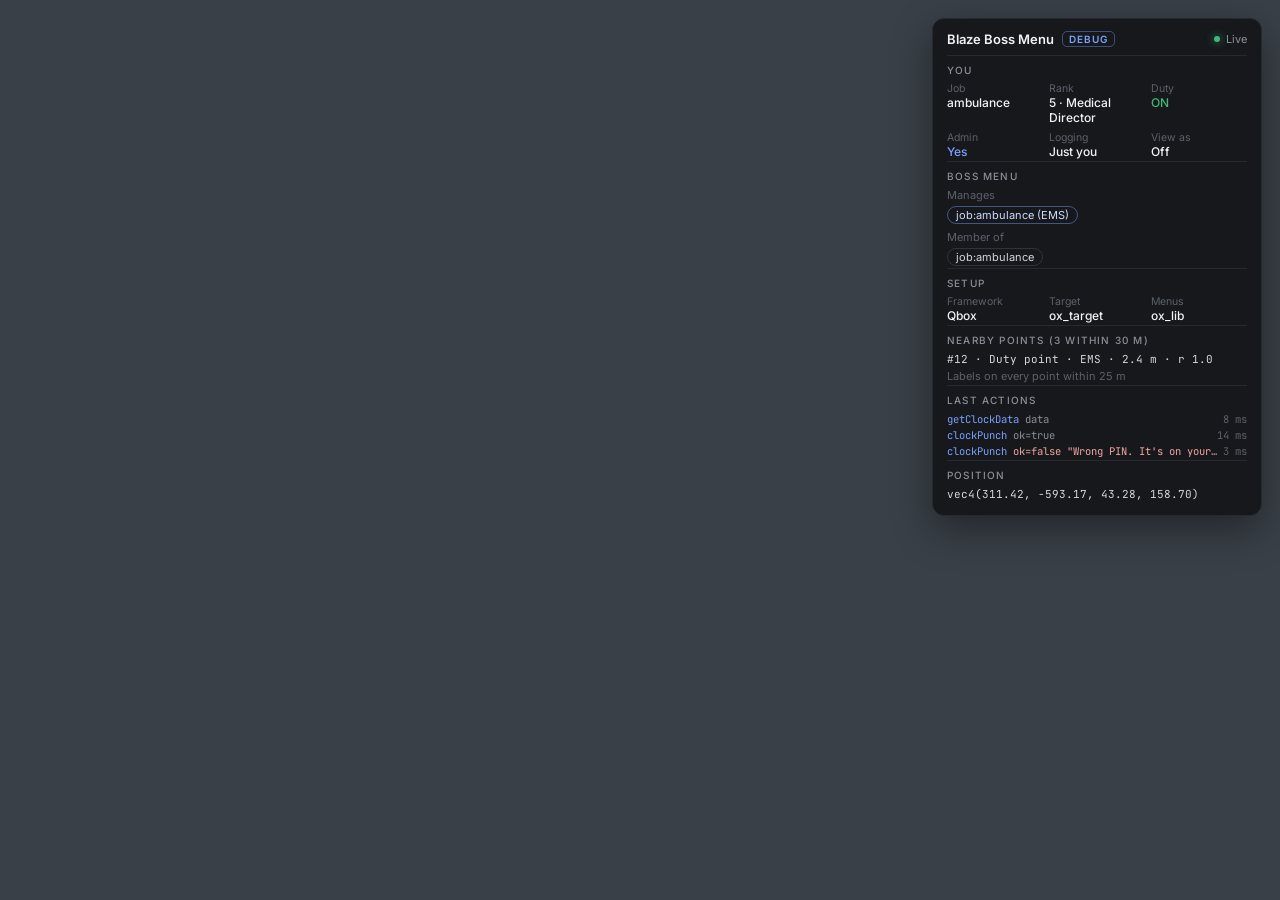
<file: web/debug.html>
<!doctype html>
<!-- blaze_bossmenu | GNU GPL v3 (see LICENSE) | see NOTICE.md -->
<html lang="en"><head><meta charset="utf-8">
<title>Blaze Boss Menu · Debug</title>
<!-- Live debug panel (/bossdebug), like Blaze Medical's. Runs inside web/index.html.
     in:  { action: 'dbg:live', data | false } (false hides it) | { action: 'dbg:move' } (drag it; saved on this PC)
     out: dbg:moveDone   (move mode also sets the size: - / + or the mouse wheel)
     Open this file in a browser for a demo. -->
<link href="https://fonts.googleapis.com/css2?family=Inter:wght@400;500;600&family=JetBrains+Mono:wght@400;500&display=swap" rel="stylesheet">
<style>
:root{--panel:rgba(20,21,24,.92);--surface:#1a1c20;--line:#26292e;--line2:#30343a;--text:#f2f3f5;--muted:#8b9099;--faint:#5c616a;
  --accent:#7aa2ff;--green:#3fb97a;--red:#e5534b;--amber:#f0a93b;--font:Inter,'Segoe UI',system-ui,sans-serif;--mono:'JetBrains Mono',ui-monospace,monospace}
*{box-sizing:border-box}
html,body{margin:0;height:100%;overflow:hidden;background:transparent;font-family:var(--font);color:var(--text);user-select:none;-webkit-font-smoothing:antialiased}
body.demo{background:#3a4048}
.hud{position:fixed;right:18px;top:18px;width:330px;background:var(--panel);border:1px solid var(--line);border-radius:12px;padding:12px 14px;
  box-shadow:0 14px 40px rgba(0,0,0,.4);font-size:12px;backdrop-filter:blur(6px)}
.hud[hidden]{display:none}
.hud{transform-origin:top right}.hud.placed{transform-origin:top left}
.hud.moving{outline:2px dashed var(--accent);outline-offset:4px;cursor:move}
.hud-h{display:flex;align-items:center;gap:8px;margin-bottom:8px}
.hud-h b{font-size:13px;font-weight:600}
.tag{font-size:10px;font-weight:600;letter-spacing:.1em;color:var(--accent);border:1px solid rgba(122,162,255,.4);border-radius:5px;padding:1px 6px}
.live{margin-left:auto;display:flex;align-items:center;gap:6px;font-size:11px;color:var(--muted)}
.live i{width:6px;height:6px;border-radius:50%;background:var(--green);box-shadow:0 0 8px rgba(63,185,122,.8);animation:p 1.6s infinite}@keyframes p{50%{opacity:.35}}
.sec{border-top:1px solid var(--line);padding:8px 0 2px}
.sec h4{margin:0 0 6px;font-size:10px;font-weight:500;letter-spacing:.12em;text-transform:uppercase;color:var(--muted)}
.kv{display:grid;grid-template-columns:repeat(3,1fr);gap:6px}
.kv small{display:block;color:var(--faint);font-size:10.5px}.kv span{font-weight:500}
.ok{color:var(--green)}.bad{color:var(--red)}.warn{color:var(--amber)}.acc{color:var(--accent)}
.chips{display:flex;flex-wrap:wrap;gap:4px}
.chip{border:1px solid var(--line2);border-radius:999px;padding:1px 8px;font-size:11px;color:#d6d8dc}
.chip.m{border-color:rgba(122,162,255,.45);color:#cfdcff}
.hint{color:var(--faint);font-size:11px;margin-top:3px}
.mono{font-family:var(--mono);font-size:11px;color:#d6d8dc}
.log{font-family:var(--mono);font-size:10.5px;color:#cfd2d6;display:flex;flex-direction:column;gap:2px}
.log div{display:flex;gap:6px;white-space:nowrap;overflow:hidden}
.log .n{color:var(--accent)}.log .r{flex:1;overflow:hidden;text-overflow:ellipsis;color:var(--muted)}.log .t{color:var(--faint)}
.log .r.bad{color:#f3a7a2}
.movetip{position:fixed;left:50%;top:18px;transform:translateX(-50%);background:var(--panel);border:1px solid var(--line);border-radius:10px;padding:8px 10px;
  display:flex;align-items:center;gap:10px;font-size:12px;box-shadow:0 10px 30px rgba(0,0,0,.4)}
.movetip[hidden]{display:none}
.movetip{white-space:nowrap;flex-wrap:wrap;justify-content:center;max-width:calc(100vw - 32px)}
.movetip span{color:var(--muted)}
.btn{border:1px solid var(--line2);background:transparent;color:var(--text);border-radius:7px;padding:5px 12px;font-family:var(--font);font-size:12px;cursor:pointer}
.btn.pri{background:var(--accent);border-color:var(--accent);color:#0c1220}
.size{display:flex;align-items:center;gap:6px}.size #sizeLbl{min-width:38px;text-align:center;color:var(--text);font-family:var(--mono);font-size:11px}
.btn.sm{padding:3px 9px}
.k{font-family:var(--mono);font-size:10.5px;border:1px solid var(--line2);border-radius:4px;padding:0 5px;color:var(--muted)}
</style></head>
<body>
<div class="hud" id="hud" hidden></div>
<div class="movetip" id="moveTip" hidden><b>Move the debug panel</b><span>Drag it, scroll or use − / + to resize.</span>
  <span class="size"><button class="btn sm" id="smaller" aria-label="Smaller">−</button><span id="sizeLbl">100%</span><button class="btn sm" id="bigger" aria-label="Bigger">+</button></span>
  <button class="btn" id="moveReset">Reset</button><button class="btn pri" id="moveSave">Done</button><span class="k">Enter</span><span>done</span><span class="k">Esc</span><span>cancel</span></div>
<script>
const host = window.parent !== window ? window.parent : null;
const isFiveM = !!(host && typeof host.GetParentResourceName === 'function');
const post = (name, body) => (host && host.postNui) ? host.postNui(name, body) : Promise.resolve({});
const $ = id => document.getElementById(id);
const esc = s => String(s == null ? '' : s).replace(/[&<>"']/g, c => ({ '&': '&amp;', '<': '&lt;', '>': '&gt;', '"': '&quot;', "'": '&#39;' }[c]));

/* ---------- live panel ---------- */
function live(d) {
  const hud = $('hud');
  if (!d) { hud.hidden = true; return; }
  hud.hidden = false;
  const chips = (list, cls) => list && list.length ? '<div class="chips">' + list.map(x => '<span class="chip ' + (cls || '') + '">' + esc(x) + '</span>').join('') + '</div>' : '<div class="hint">None</div>';
  const p = d.pos || {}, n = d.nearest;
  hud.innerHTML =
    '<div class="hud-h"><b>Blaze Boss Menu</b><span class="tag">DEBUG</span><span class="live"><i></i>Live</span></div>' +
    '<div class="sec"><h4>You</h4><div class="kv">' +
      '<div><small>Job</small><span>' + esc(d.job) + '</span></div>' +
      '<div><small>Rank</small><span>' + esc(d.grade) + (d.gradeName ? ' · ' + esc(d.gradeName) : '') + '</span></div>' +
      '<div><small>Duty</small><span class="' + (d.duty ? 'ok' : 'bad') + '">' + (d.duty ? 'ON' : 'OFF') + '</span></div>' +
      '<div><small>Admin</small><span class="' + (d.admin ? 'acc' : '') + '">' + (d.admin ? 'Yes' : 'No') + '</span></div>' +
      '<div><small>Logging</small><span class="' + (d.global ? 'warn' : '') + '">' + (d.global ? 'Everyone' : 'Just you') + '</span></div>' +
      '<div><small>View as</small><span class="' + (d.viewAs ? 'warn' : '') + '">' + (d.viewAs ? esc(d.viewAs) : 'Off') + '</span></div>' +
    '</div></div>' +
    '<div class="sec"><h4>Boss menu</h4><div class="hint" style="margin:0 0 4px">Manages</div>' + chips(d.manages, 'm') +
      '<div class="hint" style="margin:6px 0 4px">Member of</div>' + chips(d.member) + '</div>' +
    '<div class="sec"><h4>Setup</h4><div class="kv">' +
      '<div><small>Framework</small><span>' + esc(d.framework) + '</span></div>' +
      '<div><small>Target</small><span>' + esc(d.target) + '</span></div>' +
      '<div><small>Menus</small><span>' + esc(d.ui) + '</span></div>' +
    '</div></div>' +
    '<div class="sec"><h4>Nearby points (' + (d.nearby || 0) + ' within 30 m)</h4>' +
      (n ? '<div class="mono">#' + esc(n.id) + ' · ' + esc(n.type) + ' · ' + esc(n.group) + ' · ' + Number(n.dist).toFixed(1) + ' m · r ' + Number(n.radius).toFixed(1) + '</div>'
         : '<div class="hint">No points nearby</div>') +
      '<div class="hint">Labels on every point within 25 m</div></div>' +
    '<div class="sec"><h4>Last actions</h4>' + ((d.log && d.log.length)
      ? '<div class="log">' + d.log.map(l => '<div><span class="n">' + esc(l.name) + '</span><span class="r' + (/ok=false|^false/.test(l.result) ? ' bad' : '') + '">' + esc(l.result) + '</span><span class="t">' + Number(l.ms || 0).toFixed(0) + ' ms</span></div>').join('') + '</div>'
      : '<div class="hint">Nothing yet. Use the boss menu, a time clock or a desk.</div>') + '</div>' +
    '<div class="sec"><h4>Position</h4><div class="mono">vec4(' + [p.x, p.y, p.z, p.h].map(v => (Number(v) || 0).toFixed(2)).join(', ') + ')</div></div>';
}

/* ---------- move mode: drag and resize the panel, remembered in this PC's storage ---------- */
const KEY = 'blaze_bossmenu_debug_panel';
const MIN = 0.7, MAX = 1.5;
let moving = false, pos = null; // { x, y } as a share of the screen (null = default top right), s = size
const load = () => { try { const v = JSON.parse(localStorage.getItem(KEY) || 'null'); return v && typeof v === 'object' ? v : null; } catch (e) { return null; } };
pos = load();
const size = () => (pos && typeof pos.s === 'number') ? pos.s : 1;
function applySize() {
  const k = size();
  $('hud').style.transform = k === 1 ? '' : 'scale(' + k + ')';
  $('sizeLbl').textContent = Math.round(k * 100) + '%';
}
function setSize(k) {
  k = Math.round(Math.max(MIN, Math.min(MAX, k)) * 10) / 10;
  pos = Object.assign({}, pos || {}, { s: k });
  applySize(); applyPos();
}
function place(x, y) {
  const hud = $('hud'), r = hud.getBoundingClientRect(), w = r.width || 330, h = r.height || 60;
  x = Math.max(0, Math.min(innerWidth - w, x)); y = Math.max(0, Math.min(innerHeight - Math.min(h, 60), y));
  hud.classList.add('placed');
  hud.style.left = x + 'px'; hud.style.top = y + 'px'; hud.style.right = 'auto';
  return { x: x / innerWidth, y: y / innerHeight, s: size() };
}
function unplace() { const hud = $('hud'); hud.classList.remove('placed'); hud.style.left = ''; hud.style.top = ''; hud.style.right = ''; }
const applyPos = () => { if (pos && typeof pos.x === 'number') place(pos.x * innerWidth, pos.y * innerHeight); else unplace(); };
const applyAll = () => { applySize(); applyPos(); };
addEventListener('resize', applyPos);
function startMove() {
  if ($('hud').hidden) return post('dbg:moveDone');
  moving = true; $('hud').classList.add('moving'); $('moveTip').hidden = false; applySize();
}
function endMove(save) {
  if (!moving) return;
  moving = false; $('hud').classList.remove('moving'); $('moveTip').hidden = true;
  if (save) { try { if (pos) localStorage.setItem(KEY, JSON.stringify(pos)); else localStorage.removeItem(KEY); } catch (e) {} }
  else pos = load();
  applyAll();
  if (host && host.screenClosed) host.screenClosed('debug');
  post('dbg:moveDone');
}
$('hud').addEventListener('mousedown', e => {
  if (!moving) return;
  const r = $('hud').getBoundingClientRect(), dx = e.clientX - r.left, dy = e.clientY - r.top;
  const mv = ev => { pos = place(ev.clientX - dx, ev.clientY - dy); };
  const up = () => { removeEventListener('mousemove', mv); removeEventListener('mouseup', up); };
  addEventListener('mousemove', mv); addEventListener('mouseup', up);
});
addEventListener('wheel', e => { if (!moving) return; e.preventDefault(); setSize(size() + (e.deltaY < 0 ? 0.1 : -0.1)); }, { passive: false });
$('smaller').onclick = () => setSize(size() - 0.1);
$('bigger').onclick = () => setSize(size() + 0.1);
$('moveSave').onclick = () => endMove(true);
$('moveReset').onclick = () => { pos = null; applyAll(); try { localStorage.removeItem(KEY); } catch (e) {} };
addEventListener('keydown', e => {
  if (!moving) return;
  if (e.key === 'Escape') endMove(false);
  else if (e.key === 'Enter') endMove(true);
  else if (e.key === '+' || e.key === '=') setSize(size() + 0.1);
  else if (e.key === '-') setSize(size() - 0.1);
});

addEventListener('message', e => {
  const m = e.data || {};
  if (m.action === 'dbg:live') { const was = $('hud').hidden; live(m.data); if (was && m.data) applyAll(); }
  else if (m.action === 'dbg:move') startMove();
});

/* ---------- demo in a browser ---------- */
if (!isFiveM && !host) {
  document.body.classList.add('demo');
  live({ job: 'ambulance', grade: 5, gradeName: 'Medical Director', duty: true, admin: true, global: false, viewAs: null,
    manages: ['job:ambulance (EMS)'], member: ['job:ambulance'], framework: 'Qbox', target: 'ox_target', ui: 'ox_lib',
    nearby: 3, nearest: { id: 12, type: 'Duty point', group: 'EMS', dist: 2.4, radius: 1.0 },
    log: [{ name: 'getClockData', result: 'data', ms: 8 }, { name: 'clockPunch', result: 'ok=true', ms: 14 }, { name: 'clockPunch', result: 'ok=false "Wrong PIN. It\'s on your ID."', ms: 3 }],
    pos: { x: 311.42, y: -593.17, z: 43.28, h: 158.7 } });
  if (location.hash === '#move') { startMove(); setSize(1.2); } // demo state: move / resize mode
}
</script>
</body></html>
</file>
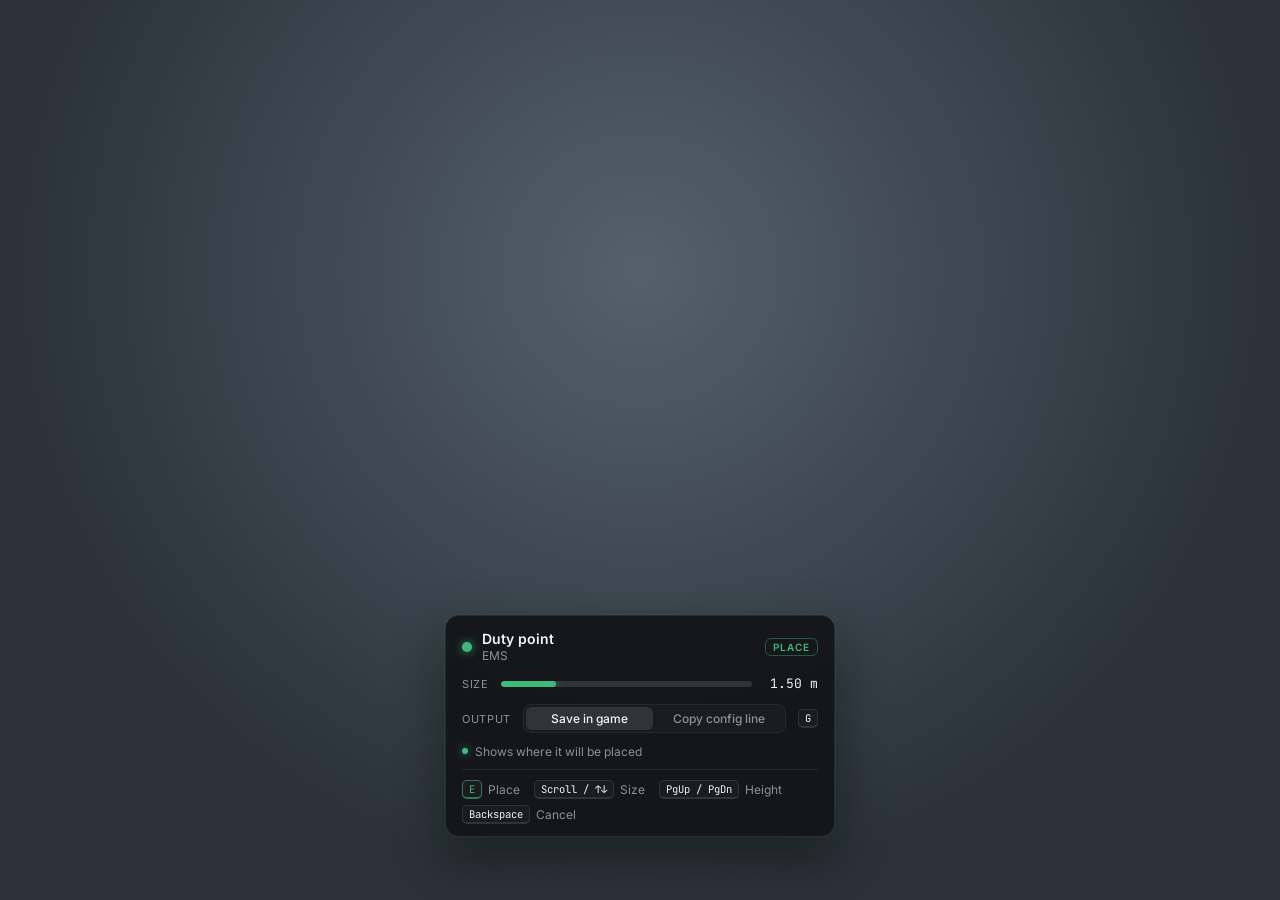
<file: web/place.html>
<!doctype html>
<!-- blaze_bossmenu | GNU GPL v3 (see LICENSE) | see NOTICE.md -->
<html lang="en"><head><meta charset="utf-8">
<title>Blaze Boss Menu · Placement</title>
<!-- Placement card shown while placing, moving or resizing a point (client/placement.lua). Runs inside web/index.html,
     never takes the mouse. Open this file in a browser for a demo.
     in: { action: 'place:show', mode: 'place'|'move'|'size', type, title, group, color: [r,g,b], size, resize, canExport, exportOn, exportKey, rotate }
         { action: 'place:size', size } | { action: 'place:aim', ok } | { action: 'place:export', on } | { action: 'place:height', height } | { action: 'place:hide' } -->
<link href="https://fonts.googleapis.com/css2?family=Inter:wght@400;500;600&family=JetBrains+Mono:wght@500&display=swap" rel="stylesheet">
<style>
:root{--panel:rgba(20,21,24,.94);--surface:#1a1c20;--line:#26292e;--line2:#30343a;--text:#f2f3f5;--muted:#8b9099;--faint:#5c616a;
  --c:122,162,255;--font:Inter,'Segoe UI',system-ui,sans-serif;--mono:'JetBrains Mono',ui-monospace,monospace}
*{box-sizing:border-box}
html,body{margin:0;height:100%;overflow:hidden;background:transparent;font-family:var(--font);color:var(--text);user-select:none;-webkit-font-smoothing:antialiased}
body.demo{background:radial-gradient(ellipse at 50% 30%,#55606b,#2a3138 70%)}
.card{position:fixed;left:50%;bottom:7vh;width:390px;max-width:calc(100vw - 32px);transform:translate(-50%,12px);opacity:0;pointer-events:none;
  background:var(--panel);border:1px solid var(--line);border-radius:14px;padding:14px 16px 12px;
  box-shadow:0 18px 50px rgba(0,0,0,.45),0 0 0 1px rgba(var(--c),.08),0 0 32px rgba(var(--c),.10);backdrop-filter:blur(8px);
  transition:opacity .2s ease,transform .25s cubic-bezier(.2,.8,.2,1)}
.card.show{opacity:1;transform:translate(-50%,0)}
.top{display:flex;align-items:center;gap:10px}
.dot{width:10px;height:10px;border-radius:50%;background:rgb(var(--c));box-shadow:0 0 10px rgba(var(--c),.8);flex:none}
.ttl{min-width:0}
.ttl b{display:block;font-size:14px;font-weight:600;white-space:nowrap;overflow:hidden;text-overflow:ellipsis}
.ttl small{display:block;font-size:12px;color:var(--muted);margin-top:1px;white-space:nowrap;overflow:hidden;text-overflow:ellipsis}
.mode{margin-left:auto;flex:none;font-size:10px;font-weight:600;letter-spacing:.1em;text-transform:uppercase;color:rgb(var(--c));
  border:1px solid rgba(var(--c),.4);border-radius:6px;padding:2px 7px}
.size{margin-top:12px;display:grid;grid-template-columns:auto 1fr auto;align-items:center;gap:12px}
.size small{font-size:11px;color:var(--muted);letter-spacing:.06em;text-transform:uppercase}
.track{position:relative;height:6px;border-radius:999px;background:var(--line2);overflow:hidden}
.track i{position:absolute;left:0;top:0;bottom:0;border-radius:999px;background:rgb(var(--c));box-shadow:0 0 10px rgba(var(--c),.6);transition:width .15s ease}
.val{font-family:var(--mono);font-size:13px;min-width:54px;text-align:right}
.val.bump{animation:bump .25s ease}@keyframes bump{40%{color:rgb(var(--c));transform:scale(1.08)}}
.lock{font-size:11px;color:var(--faint)}
.aim{margin-top:10px;font-size:12px;color:var(--muted);display:flex;align-items:center;gap:7px;min-height:16px}
.aim i{width:6px;height:6px;border-radius:50%;background:#3fb97a;box-shadow:0 0 8px rgba(63,185,122,.8)}
.aim.off i{background:#e5534b;box-shadow:0 0 8px rgba(229,83,75,.7)}
.keys{margin-top:10px;padding-top:10px;border-top:1px solid var(--line);display:flex;flex-wrap:wrap;gap:6px 14px;font-size:12px;color:var(--muted)}
.keys span{display:flex;align-items:center;gap:6px}
.k{font-family:var(--mono);font-size:10.5px;color:var(--text);border:1px solid var(--line2);border-bottom-width:2px;border-radius:5px;padding:1px 6px;background:var(--surface)}
.keys .pri .k{border-color:rgba(var(--c),.6);color:rgb(var(--c))}
/* output toggle: save in game or copy a config.lua line (G) */
.out{margin-top:12px;display:grid;grid-template-columns:auto 1fr auto;align-items:center;gap:12px}
.out[hidden]{display:none}
.out small{font-size:11px;color:var(--muted);letter-spacing:.06em;text-transform:uppercase}
.seg{display:grid;grid-template-columns:1fr 1fr;gap:2px;background:var(--surface);border:1px solid var(--line);border-radius:8px;padding:2px}
.seg span{text-align:center;font-size:12px;font-weight:500;color:var(--muted);border-radius:6px;padding:4px 6px;transition:background .08s,color .08s}
.seg span.on{background:var(--line2);color:var(--text)}
.seg span.on.exp{background:rgba(var(--c),.18);color:rgb(var(--c))}
.note{margin-top:8px;font-size:11.5px;color:var(--faint)}
.note[hidden]{display:none}
.shot .card{transition:none}
</style></head>
<body>
<div class="card" id="card">
  <div class="top"><span class="dot"></span><div class="ttl"><b id="title">Duty point</b><small id="group">EMS</small></div><span class="mode" id="mode">Place</span></div>
  <div class="size"><small>Size</small><div class="track"><i id="bar"></i></div><span class="val" id="val">1.00 m</span></div>
  <div class="out" id="out" hidden><small>Output</small>
    <div class="seg"><span id="outSave">Save in game</span><span id="outExport" class="exp">Copy config line</span></div><span class="k" id="outKey">G</span></div>
  <div class="note" id="note" hidden>Nothing is saved: the config.lua line goes to your clipboard and F8.</div>
  <div class="aim" id="aim"><i></i><span id="aimText">Aim at the spot</span></div>
  <div class="keys" id="keys"></div>
</div>
<script>
const $ = id => document.getElementById(id);
const MIN = 0.5, MAX = 5.0;
let S = { mode: 'place', resize: true, size: 1 };

function keys() {
  const k = (key, label, pri) => '<span' + (pri ? ' class="pri"' : '') + '><span class="k">' + key + '</span>' + label + '</span>';
  const act = S.exportOn ? 'Copy line' : (S.mode === 'size' ? 'Save' : (S.mode === 'move' ? 'Move here' : 'Place'));
  $('keys').innerHTML = k('E', act, true) + (S.resize ? k('Scroll / ↑↓', 'Size') : '') + (S.rotate ? k('← →', 'Rotate') : '') + (S.mode !== 'size' ? k('PgUp / PgDn', 'Height') : '') + k('Backspace', 'Cancel');
}
function output(on) {
  S.exportOn = !!on;
  $('out').hidden = !S.canExport;
  $('outKey').textContent = S.exportKey || 'G';
  $('outSave').classList.toggle('on', !S.exportOn);
  $('outExport').classList.toggle('on', S.exportOn);
  $('note').hidden = !(S.canExport && S.exportOn);
  $('mode').textContent = S.exportOn ? 'Export' : (S.mode === 'size' ? 'Resize' : (S.mode === 'move' ? 'Move' : 'Place'));
  keys();
}
function size(v, bump) {
  S.size = v;
  $('val').textContent = Number(v).toFixed(2) + ' m';
  $('bar').style.width = Math.max(4, (v - MIN) / (MAX - MIN) * 100) + '%';
  if (bump) { $('val').classList.remove('bump'); void $('val').offsetWidth; $('val').classList.add('bump'); }
}
function aim(ok) {
  if (S.mode === 'size') { $('aim').style.display = 'none'; return; }
  $('aim').style.display = '';
  $('aim').classList.toggle('off', !ok);
  S.aimOk = ok;
  const h = S.height ? ' · height ' + (S.height > 0 ? '+' : '') + Number(S.height).toFixed(2) + ' m' : '';
  $('aimText').textContent = ok ? (S.mode === 'move' ? 'Shows where it will go' : 'Shows where it will be placed') + h : 'Aim at the ground or a surface';
}
function show(d) {
  S = Object.assign({ mode: 'place', resize: false, size: 1, height: 0 }, d);
  const c = Array.isArray(d.color) ? d.color : [122, 162, 255];
  document.documentElement.style.setProperty('--c', c.join(','));
  $('title').textContent = d.title || 'Point';
  $('group').textContent = d.group || '';
  size(S.size); aim(true); output(S.exportOn);
  $('card').classList.add('show');
}
addEventListener('message', e => {
  const d = e.data || {};
  if (d.action === 'place:show') show(d);
  else if (d.action === 'place:size') size(d.size, true);
  else if (d.action === 'place:aim') aim(!!d.ok);
  else if (d.action === 'place:export') output(d.on);
  else if (d.action === 'place:height') { S.height = Number(d.height) || 0; aim(S.aimOk !== false); }
  else if (d.action === 'place:hide') $('card').classList.remove('show');
});

/* demo in a normal browser: #move, #size, #noaim, #export (G toggles the output here too) */
if (window.parent === window) {
  document.body.classList.add('demo');
  const h = location.hash.slice(1);
  if (h) document.body.classList.add('shot');
  show({ mode: h === 'move' ? 'move' : (h === 'size' ? 'size' : 'place'), title: h === 'size' ? 'Applications point' : 'Duty point', group: 'EMS',
         color: h === 'size' ? [90, 169, 255] : [63, 185, 122], size: 1.25, resize: h !== 'move', canExport: h !== 'size', exportOn: h === 'export' });
  addEventListener('keydown', e => { if (e.key.toLowerCase() === 'g' && S.canExport) output(!S.exportOn); });
  if (h === 'noaim') aim(false);
  if (!h) { let v = 1.25, dir = 1; setInterval(() => { v += 0.25 * dir; if (v >= 3 || v <= 0.75) dir = -dir; size(v, true); }, 900); }
}
</script>
</body></html>
</file>
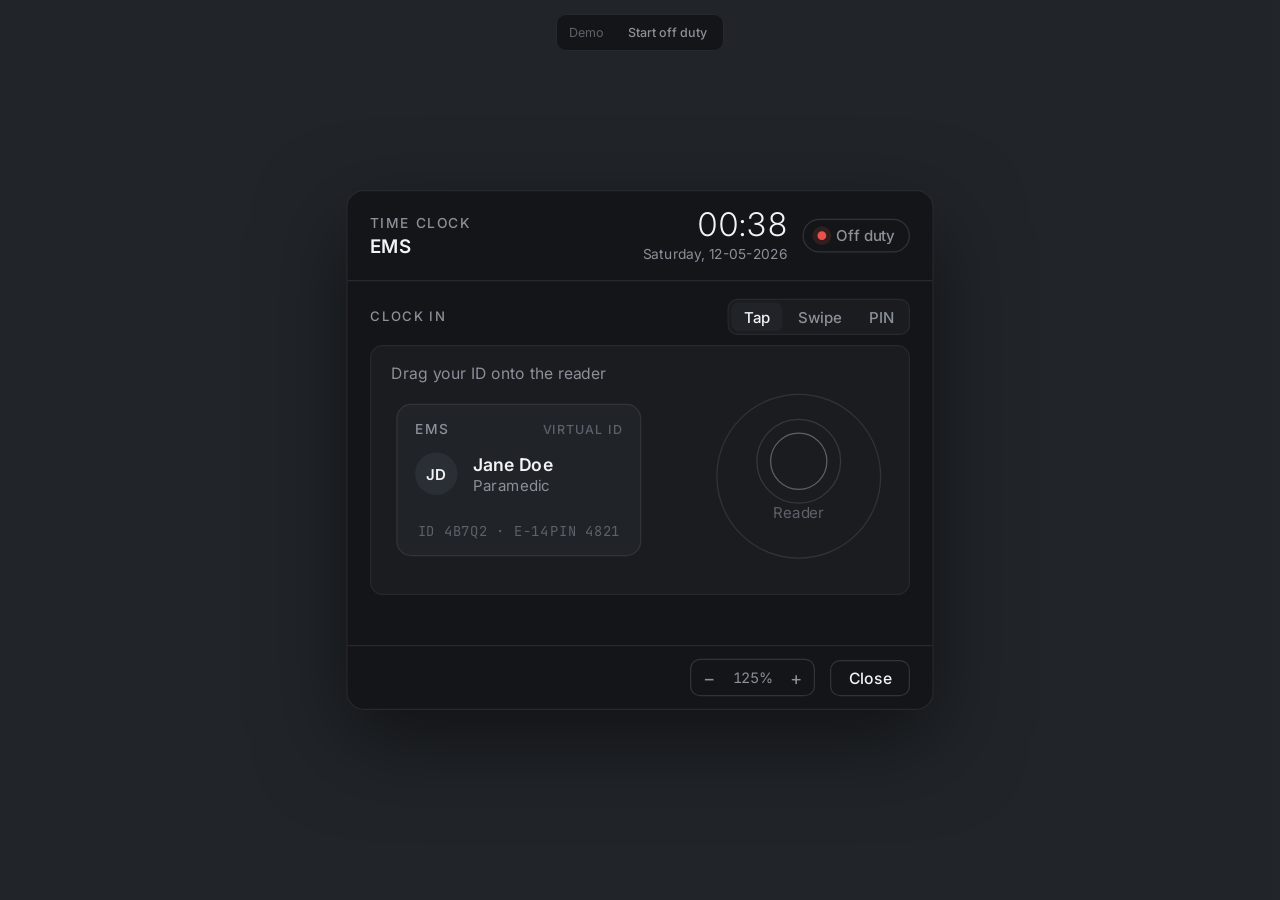
<file: web/timeclock.html>
<!doctype html>
<!-- blaze_bossmenu | GNU GPL v3 (see LICENSE) | see NOTICE.md -->
<html lang="en"><head><meta charset="utf-8"><meta name="viewport" content="width=device-width,initial-scale=1">
<title>Blaze Boss Menu · Time clock</title>
<!-- Time clock for duty points (Config.duty.style = 'clock'). Data comes from the server; open this file in a browser for a demo. -->
<link href="https://fonts.googleapis.com/css2?family=Inter:wght@300;400;500;600&family=JetBrains+Mono:wght@400;500&display=swap" rel="stylesheet">
<style>
:root{
  --panel:#141518;--surface:#1a1c20;--raised:#202328;--line:#26292e;--line2:#30343a;
  --text:#f2f3f5;--muted:#8b9099;--faint:#5c616a;--accent:#7aa2ff;--accent-soft:rgba(122,162,255,.12);
  --green:#3fb97a;--red:#e5534b;
  --font:Inter,'Segoe UI',system-ui,sans-serif;--mono:'JetBrains Mono',ui-monospace,monospace;
}
*{box-sizing:border-box}
html,body{margin:0;height:100%;overflow:hidden;font-family:var(--font);color:var(--text);user-select:none;-webkit-font-smoothing:antialiased}
body.demo{background:#2a2d33}
#wrap{position:fixed;inset:0;display:flex;align-items:center;justify-content:center;background:rgba(8,9,11,.45)}
.app{width:min(960px,96vw);background:var(--panel);border:1px solid var(--line);border-radius:16px;box-shadow:0 24px 70px rgba(0,0,0,.5)}
/* header */
.head{display:flex;align-items:center;gap:16px;padding:20px 24px;border-bottom:1px solid var(--line)}
.dept small{display:block;font-size:11px;font-weight:500;letter-spacing:.12em;text-transform:uppercase;color:var(--muted)}
.dept b{display:block;font-size:17px;font-weight:600;margin-top:2px}
.clock{margin-left:auto;text-align:right}
.clock .t{font-size:34px;font-weight:300;letter-spacing:-.02em;line-height:1;font-variant-numeric:tabular-nums}
.clock .d{font-size:12px;color:var(--muted);margin-top:4px}
.status{display:flex;align-items:center;gap:8px;font-size:13px;font-weight:500;color:var(--muted);border:1px solid var(--line2);border-radius:999px;padding:7px 14px}
.status i{width:7px;height:7px;border-radius:50%;background:var(--red);box-shadow:0 0 0 4px rgba(229,83,75,.14)}
.status.on{color:var(--text)}
.status.on i{background:var(--green);box-shadow:0 0 0 4px rgba(63,185,122,.16)}
/* small green / red dot before clock-in / clock-out messages */
.dot{display:inline-block;width:7px;height:7px;border-radius:50%;margin-right:8px;vertical-align:1px}
.dot.in{background:var(--green)}.dot.out{background:var(--red)}
/* body */
.body{display:grid;grid-template-columns:1fr 1fr}
.col{padding:20px 24px;display:flex;flex-direction:column;gap:22px}
.col+.col{border-left:1px solid var(--line)}
.label{font-size:11px;font-weight:500;letter-spacing:.12em;text-transform:uppercase;color:var(--muted);display:flex;align-items:center;margin-bottom:12px}
.label span{margin-left:auto;text-transform:none;letter-spacing:0;color:var(--faint);font-weight:400}
/* clock-in stage */
.stage{position:relative;height:250px;border:1px solid var(--line);border-radius:12px;background:var(--surface);overflow:hidden}
.card{position:absolute;left:20px;top:58px;width:212px;height:134px;border-radius:12px;padding:14px 16px;background:var(--raised);border:1px solid var(--line2);
  cursor:grab;touch-action:none;transition:transform .2s,box-shadow .2s,border-color .2s;z-index:3}
.card.drag{cursor:grabbing;transition:none;transform:scale(1.02);box-shadow:0 16px 36px rgba(0,0,0,.45);border-color:#3a3f47}
.card .top{display:flex;align-items:center;justify-content:space-between;font-size:11px;font-weight:500;letter-spacing:.1em;text-transform:uppercase;color:var(--muted)}
.card .virt{font-size:10px;letter-spacing:.08em;color:var(--faint)}
.card .who{display:flex;gap:12px;align-items:center;margin-top:16px}
.av{width:40px;height:40px;border-radius:50%;background:#2a2e35;color:var(--text);display:flex;align-items:center;justify-content:center;font-size:13px;font-weight:600;flex:none}
.card .who>div:last-child{min-width:0;flex:1}
.card .nm{font-size:15px;font-weight:600;white-space:nowrap;overflow:hidden;text-overflow:ellipsis}
.card .rk{font-size:12.5px;color:var(--muted);margin-top:1px;white-space:nowrap;overflow:hidden;text-overflow:ellipsis}
.card .ids{position:absolute;left:16px;right:16px;bottom:12px;display:flex;justify-content:space-between;font-family:var(--mono);font-size:11px;color:var(--faint)}
.card .strip{display:none;position:absolute;left:0;right:0;bottom:30px;height:8px;background:#111215}
.swipe .card .strip{display:block}
.reader{position:absolute;display:none}
.tap .reader.pad{display:flex;right:22px;top:50px;width:150px;height:150px;border-radius:50%;border:1px solid var(--line2);align-items:center;justify-content:center;
  flex-direction:column;gap:10px;color:var(--faint);font-size:12px;transition:border-color .2s,color .2s,background .2s}
.pad .ring{width:46px;height:46px;border-radius:50%;border:1.5px solid currentColor;position:relative}
.pad .ring:after{content:'';position:absolute;inset:-12px;border-radius:50%;border:1px solid currentColor;opacity:.4}
.pad.hot{border-color:var(--accent);color:var(--accent);background:var(--accent-soft)}
.pad.read .ring{animation:ping .6s ease-out}@keyframes ping{50%{box-shadow:0 0 0 12px var(--accent-soft)}}
.swipe .reader.slot{display:block;left:20px;right:20px;bottom:24px;height:44px;border-radius:10px;border:1px solid var(--line2);background:#121316}
.slot .line{position:absolute;left:14px;right:14px;top:21px;height:2px;border-radius:1px;background:var(--line2)}
.slot .fill{position:absolute;left:14px;top:21px;height:2px;border-radius:1px;background:var(--accent);width:0;transition:width .15s}
.slot .cap{position:absolute;left:0;right:0;top:-22px;text-align:center;font-size:11.5px;color:var(--faint)}
.swipe .card{top:28px}
.keypad .card{left:16px;top:56px;transform:scale(.86);transform-origin:left top;cursor:default}
.keypad .reader.keys{display:grid;right:16px;top:16px;width:188px;grid-template-columns:repeat(3,1fr);gap:6px}
.keys .disp{grid-column:1/-1;height:38px;border-radius:8px;border:1px solid var(--line2);display:flex;align-items:center;justify-content:center;
  font-family:var(--mono);font-size:18px;letter-spacing:.6em;color:var(--text);padding-left:.6em}
.keys button{height:38px;border-radius:8px;border:1px solid var(--line);background:var(--raised);color:var(--text);font-family:var(--font);font-size:15px;font-weight:500;cursor:pointer}
.keys button:hover{border-color:var(--line2)}
.keys button:active{background:#262a30}
.keys button.go{background:var(--accent);border-color:var(--accent);color:#0c1220;font-size:13px;font-weight:600}
.keys button.clr{font-size:12px;color:var(--muted)}
.msg{position:absolute;left:20px;top:18px;font-size:13px;color:var(--muted);transition:color .2s}
.msg b{color:var(--text);font-weight:500}
.msg.ok{color:var(--text)}
.msg.err{color:var(--text);animation:shake .35s}
@keyframes shake{25%{transform:translateX(-4px)}75%{transform:translateX(4px)}}
.keypad .msg{display:none}
.result{margin-top:12px;font-size:13px;color:var(--muted);min-height:20px}
.result b{color:var(--text);font-weight:500}
.announce{font-size:14px;line-height:1.55;color:#d6d8dc}
.announce small{display:block;margin-top:6px;font-size:12px;color:var(--faint)}
/* right column */
.stats{display:grid;grid-template-columns:repeat(3,1fr);gap:1px;background:var(--line);border:1px solid var(--line);border-radius:12px;overflow:hidden}
.stat{background:var(--panel);padding:12px 14px}
.stat small{display:block;font-size:12px;color:var(--muted)}
.stat b{display:block;font-size:22px;font-weight:500;margin-top:4px;font-variant-numeric:tabular-nums;letter-spacing:-.01em}
.stat b.live{color:var(--accent)}
.tags{display:flex;gap:6px;flex-wrap:wrap;margin-top:10px}
.tag{font-size:12px;color:var(--muted);border:1px solid var(--line2);border-radius:999px;padding:3px 10px}
.week{display:grid;grid-template-columns:repeat(7,1fr);gap:10px;align-items:end;height:92px}
.bar{display:flex;flex-direction:column;align-items:center;justify-content:flex-end;gap:6px;height:100%}
.bar i{width:100%;max-width:22px;border-radius:4px;background:#2b2f36;min-height:2px;transition:height .5s}
.bar.today i{background:var(--accent)}
.bar span{font-size:11px;color:var(--faint)}.bar.today span{color:var(--text)}
.bar em{font-style:normal;font-size:10.5px;color:var(--muted);min-height:13px}
.prog{height:4px;border-radius:2px;background:var(--line);overflow:hidden;margin:4px 0 10px}
.prog i{display:block;height:100%;background:var(--accent);transition:width .5s}
.sub{font-size:13px;color:var(--muted)}
.sub b{color:var(--text);font-weight:500}
.people{display:flex;flex-direction:column}
.person{display:flex;align-items:center;gap:10px;padding:8px 0;border-top:1px solid var(--line);font-size:13.5px}
.person:first-child{border-top:0;padding-top:0}
.person .av{width:28px;height:28px;font-size:11px}
.person .rk{margin-left:auto;color:var(--muted);font-size:12.5px}
.person.you .av{background:var(--green);color:#0b1a12}
/* footer */
.foot{display:flex;align-items:center;gap:12px;padding:14px 24px;border-top:1px solid var(--line);font-size:12.5px;color:var(--faint)}
.foot .sp{flex:1}
.btn{border:1px solid var(--line2);background:transparent;color:var(--text);border-radius:8px;padding:8px 16px;font-family:var(--font);font-size:13px;font-weight:500;cursor:pointer}
.btn:hover{background:var(--surface)}
/* demo controls */
.demobar{position:fixed;top:14px;left:50%;transform:translateX(-50%);display:none;gap:4px;align-items:center;background:var(--panel);border:1px solid var(--line);
  border-radius:10px;padding:4px;font-size:12.5px;z-index:50}
.demo .demobar{display:flex}
.demobar span{color:var(--faint);padding:0 8px}
.demobar button{border:0;background:transparent;color:var(--muted);border-radius:7px;padding:6px 12px;font-family:var(--font);font-size:12.5px;font-weight:500;cursor:pointer}
.demobar button.on{background:var(--raised);color:var(--text)}
@media (max-width:860px){.body{grid-template-columns:1fr}.col+.col{border-left:0;border-top:1px solid var(--line)}}
/* tap / swipe / PIN switcher */
.seg{display:flex;gap:2px;margin-left:auto;background:var(--surface);border:1px solid var(--line);border-radius:8px;padding:2px}
.seg button{border:0;background:transparent;color:var(--muted);border-radius:6px;padding:4px 10px;font-family:var(--font);font-size:12px;font-weight:500;cursor:pointer;text-transform:none;letter-spacing:0}
.seg button.on{background:var(--raised);color:var(--text)}
.game #wrap{display:none}.game #wrap.show{display:flex}
.empty{font-size:13px;color:var(--faint)}
/* minigame only: until they clock in/out, show just the clock-in area */
.app{transition:width .35s cubic-bezier(.2,.8,.2,1)}
.app.mini{width:min(540px,94vw)}
.app.mini .body{grid-template-columns:1fr}
.app.mini .col.info,.app.mini .announce-block,.app.mini #footNote{display:none}
.app.mini .clock .t{font-size:26px}
.app .col.info,.app .announce-block{animation:fadeIn .35s ease-out}
/* sections turned off in config (duty.view); nothing on the right = one column */
[data-sec].off{display:none!important}
.app.onecol:not(.mini){width:min(560px,94vw)}.app.onecol .body{grid-template-columns:1fr}.app.onecol .col.info{display:none}
@keyframes fadeIn{from{opacity:0;transform:translateY(6px)}to{opacity:1;transform:none}}

/* ---------- compact layout ("dense", sizes under 130%); 130%+ uses the roomier layout above ---------- */
#wrap{background:rgba(8,9,11,.22)}
.dense .app{width:min(780px,94vw);border-radius:14px}
.dense .head{padding:14px 18px;gap:12px}
.dense .dept b{font-size:15px}
.dense .clock .t{font-size:26px}.dense .clock .d{font-size:11px;margin-top:3px}
.dense .status{padding:5px 11px;font-size:12px}
.dense .col{padding:14px 18px;gap:14px}
.dense .label{margin-bottom:8px;font-size:10.5px}
.dense .stage{height:200px;border-radius:10px}
.dense .card{top:46px;width:196px;height:122px;padding:12px 14px}
.dense .card .who{margin-top:12px}.dense .card .nm{font-size:14px}.dense .card .rk{font-size:12px}
.dense .av{width:34px;height:34px;font-size:12px}
.dense .tap .reader.pad{top:38px;width:132px;height:132px}
.dense .keypad .card{top:44px;transform:scale(.8)}
.dense .keypad .reader.keys{top:12px;width:176px;gap:5px}
.dense .keys .disp{height:32px;font-size:16px}.dense .keys button{height:32px;font-size:14px}
.dense .swipe .card{top:22px}.dense .swipe .reader.slot{bottom:18px;height:38px}.dense .slot .line,.dense .slot .fill{top:18px}
.dense .msg{top:14px;left:16px;font-size:12.5px}
.dense .result{margin-top:8px;font-size:12.5px;min-height:18px}
.dense .announce{font-size:13px}
.dense .stat{padding:9px 12px}.dense .stat small{font-size:11px}.dense .stat b{font-size:18px;margin-top:2px}
.dense .tags{margin-top:8px}.dense .tag{font-size:11px;padding:2px 9px}
.dense .week{height:70px;gap:8px}.dense .bar em{font-size:10px}.dense .bar span{font-size:10.5px}
.dense .prog{margin:2px 0 8px}.dense .sub{font-size:12px}
.dense .person{padding:6px 0;font-size:12.5px}.dense .person .av{width:24px;height:24px;font-size:10px}.dense .person .rk{font-size:11.5px}
.dense .people{max-height:150px;overflow-y:auto}
.dense .foot{padding:10px 18px;font-size:12px}
.dense .btn{padding:6px 14px;font-size:12.5px}
.dense .app.mini{width:min(470px,94vw)}

/* job full name, About you, Department */
.dept .full{display:block;font-size:12px;color:var(--muted);margin-top:2px}
.facts{display:grid;grid-template-columns:auto 1fr;gap:7px 18px;font-size:13px}
.facts .k{color:var(--muted)}.facts .v{color:var(--text);text-align:right;min-width:0;overflow:hidden;text-overflow:ellipsis;white-space:nowrap}
.facts .v small{color:var(--faint);font-size:11.5px;margin-left:4px}
.app.mini .about-block,.app.mini .dept .full{display:none}
.dense .facts{font-size:12px;gap:5px 14px}
.app:not(.mini) .about-block{animation:rise .45s cubic-bezier(.2,.8,.2,1) .22s both}
#deptStats .stat b{font-size:17px}.dense #deptStats .stat b{font-size:15px}
#deptStats .stat b.name{font-size:14px;white-space:nowrap;overflow:hidden;text-overflow:ellipsis}
/* the clock-in area title is a heading, not a side note */
.label #stageTitle{margin-left:0;text-transform:uppercase;letter-spacing:.12em;color:var(--muted);font-weight:500}
/* Clock out button: only in the full screen while on duty */
.btn.out{display:none;border-color:rgba(229,83,75,.45);color:#f3c1bd}
.btn.out:hover{background:rgba(229,83,75,.1);box-shadow:0 0 14px rgba(229,83,75,.25)}
.app.onduty:not(.mini) .btn.out{display:inline-block}
/* size control in the footer */
.size{display:flex;align-items:center;border:1px solid var(--line2);border-radius:8px;overflow:hidden}
.size button{border:0;background:transparent;color:var(--muted);width:28px;height:28px;font-size:15px;cursor:pointer;font-family:var(--font)}
.size button:hover{background:var(--surface);color:var(--text)}
.size span{font-size:11.5px;color:var(--muted);min-width:42px;text-align:center;font-variant-numeric:tabular-nums}
/* size: the whole clock is scaled (each player picks their size; smaller on small screens) */
.scaler{transform:scale(var(--ui-scale,1.25));transform-origin:center;transition:transform .2s}

/* screenshots (demo #hash): everything in its final state */
.shot *,.shot *:before,.shot *:after{transition:none!important;animation:none!important}

/* ---------- motion & glow (subtle) ---------- */
@media (prefers-reduced-motion:no-preference){
/* panel opens */
#wrap.show .app{animation:appIn .35s cubic-bezier(.2,.8,.2,1)}
@keyframes appIn{from{opacity:0;transform:translateY(10px) scale(.98)}to{opacity:1;transform:none}}
/* status: on-duty dot breathes */
.status.on i{animation:dotPulse 2.4s ease-in-out infinite}
@keyframes dotPulse{50%{box-shadow:0 0 0 7px rgba(63,185,122,.05),0 0 12px rgba(63,185,122,.5)}}
/* shift timer colon blink + soft glow */
.stat b.live{text-shadow:0 0 18px rgba(122,162,255,.35)}
/* the ID: lift on hover, sheen on pick-up */
.card{overflow:hidden}
.card:hover:not(.drag){transform:translateY(-2px);box-shadow:0 10px 26px rgba(0,0,0,.35)}
.card:after{content:'';position:absolute;top:0;bottom:0;left:-60%;width:40%;background:linear-gradient(100deg,transparent,rgba(255,255,255,.07),transparent);transform:skewX(-12deg);pointer-events:none}
.card.drag:after{animation:sheen .7s ease-out}
@keyframes sheen{to{left:130%}}
/* reader: idle breathing, glow when the ID is over it, green ripple on success */
.pad .ring{animation:breathe 3.2s ease-in-out infinite}
@keyframes breathe{50%{box-shadow:0 0 14px rgba(122,162,255,.18)}}
.pad.hot{box-shadow:0 0 0 1px rgba(122,162,255,.25),0 0 34px rgba(122,162,255,.22)}
.pad.hot .ring{animation:none;box-shadow:0 0 18px rgba(122,162,255,.55)}
.pad.read{border-color:var(--green);color:var(--green);background:rgba(63,185,122,.08)}
.pad.read .ring{animation:ripple .7s ease-out}
@keyframes ripple{from{box-shadow:0 0 0 0 rgba(63,185,122,.5)}to{box-shadow:0 0 0 30px rgba(63,185,122,0)}}
/* swipe: glowing trail */
.slot .fill{box-shadow:0 0 10px rgba(122,162,255,.7),0 0 22px rgba(122,162,255,.35)}
/* keypad: press glow, PIN dots pop */
.keys button{transition:transform .08s,background .15s,box-shadow .2s,border-color .2s}
.keys button:hover{box-shadow:0 0 0 1px rgba(122,162,255,.18),0 0 14px rgba(122,162,255,.12)}
.keys button.press{transform:scale(.94);background:#262a30;box-shadow:0 0 0 1px rgba(122,162,255,.4),0 0 18px rgba(122,162,255,.3)}
.keys button.go:hover{box-shadow:0 0 18px rgba(122,162,255,.45)}
.keys button.go.press{background:var(--accent);box-shadow:0 0 22px rgba(122,162,255,.6)}
.keys .disp{transition:box-shadow .2s,border-color .2s}
.keys .disp.typing{border-color:rgba(122,162,255,.45);box-shadow:0 0 16px rgba(122,162,255,.18)}
.keys .disp .d{display:inline-block;width:.6em;text-align:center}
.keys .disp .d.on{color:var(--accent);text-shadow:0 0 10px rgba(122,162,255,.8)}
.keys .disp .d.new{animation:pop .18s ease-out}
@keyframes pop{from{transform:scale(1.6);opacity:.4}to{transform:none;opacity:1}}
.keys .disp.bad{border-color:rgba(229,83,75,.6);box-shadow:0 0 18px rgba(229,83,75,.3);animation:shake .35s}
/* whole clock-in area flashes green / red */
.stage{transition:border-color .3s,box-shadow .3s}
.stage.good{border-color:rgba(63,185,122,.55);box-shadow:0 0 0 1px rgba(63,185,122,.2),0 0 30px rgba(63,185,122,.14)}
.stage.bad{border-color:rgba(229,83,75,.55);box-shadow:0 0 0 1px rgba(229,83,75,.2),0 0 30px rgba(229,83,75,.14)}
.dot.in{box-shadow:0 0 8px rgba(63,185,122,.8)}.dot.out{box-shadow:0 0 8px rgba(229,83,75,.8)}
/* full screen reveal: sections one after another */
.app:not(.mini) .col.info>div,.app:not(.mini) .announce-block{animation:rise .45s cubic-bezier(.2,.8,.2,1) both}
.app:not(.mini) .col.info>div:nth-child(1){animation-delay:.05s}.app:not(.mini) .col.info>div:nth-child(2){animation-delay:.12s}
.app:not(.mini) .col.info>div:nth-child(3){animation-delay:.19s}.app:not(.mini) .col.info>div:nth-child(4){animation-delay:.26s}.app:not(.mini) .col.info>div:nth-child(5){animation-delay:.33s}
.app:not(.mini) .announce-block{animation-delay:.3s}
@keyframes rise{from{opacity:0;transform:translateY(10px)}to{opacity:1;transform:none}}
.bar i{transition:height .6s cubic-bezier(.2,.8,.2,1)}
.bar.today i{box-shadow:0 0 14px rgba(122,162,255,.45)}
.prog i{position:relative;overflow:hidden;transition:width .9s cubic-bezier(.2,.8,.2,1);box-shadow:0 0 10px rgba(122,162,255,.5)}
.prog i:after{content:'';position:absolute;top:0;bottom:0;width:40%;left:-40%;background:linear-gradient(90deg,transparent,rgba(255,255,255,.55),transparent);animation:shimmer 2.4s ease-in-out infinite}
@keyframes shimmer{60%,100%{left:110%}}
.person{animation:rise .35s ease-out both}
.person.you .av{box-shadow:0 0 12px rgba(63,185,122,.55)}
}
</style></head>
<body>
<div class="demobar"><span>Demo</span><button id="flip">Start off duty</button></div>

<div id="wrap"><div class="scaler" id="scaler"><div class="app mini" id="app">
  <div class="head">
    <div class="dept"><small>Time clock</small><b id="dept"></b><span class="full" id="deptFull"></span></div>
    <div class="clock"><div class="t" id="clock"></div><div class="d" id="date"></div></div>
    <div class="status" id="status"><i></i><span>Off duty</span></div>
  </div>

  <div class="body">
    <div class="col">
      <div>
        <div class="label"><span id="stageTitle">Clock in</span> <div class="seg" id="seg"></div></div>
        <div class="stage tap" id="stage">
          <div class="msg" id="msg"></div>
          <div class="card" id="card">
            <div class="top"><span id="cardDept"></span><span class="virt" id="virt">Virtual ID</span></div>
            <div class="who"><div class="av" id="ini"></div><div><div class="nm" id="cName"></div><div class="rk" id="cRank"></div></div></div>
            <div class="strip"></div>
            <div class="ids"><span>ID <span id="cId"></span><span id="cCall"></span></span><span>PIN <span id="cPin"></span></span></div>
          </div>
          <div class="reader pad" id="pad"><div class="ring"></div><div>Reader</div></div>
          <div class="reader slot" id="slot"><div class="cap">Swipe left to right</div><div class="line"></div><div class="fill" id="fill"></div></div>
          <div class="reader keys" id="keys"></div>
        </div>
        <div class="result" id="result"></div>
      </div>
      <div class="about-block" data-sec="aboutYou">
        <div class="label">About you</div>
        <div class="facts" id="facts"></div>
      </div>
      <div class="announce-block" data-sec="announcement">
        <div class="label">Announcement</div>
        <div class="announce" id="ann"></div>
      </div>
    </div>

    <div class="col info">
      <div data-sec="shift">
        <div class="label">Your shift <span id="shiftNote"></span></div>
        <div class="stats">
          <div class="stat"><small>This shift</small><b id="shift">0:00:00</b></div>
          <div class="stat"><small>This week</small><b id="weekH"></b></div>
          <div class="stat"><small id="monthLabel">Last 31 days</small><b id="monthH"></b></div>
        </div>
        <div class="tags" id="tags" data-sec="tags"></div>
      </div>
      <div data-sec="week">
        <div class="label">This week <span id="lastShift"></span></div>
        <div class="week" id="week"></div>
      </div>
      <div data-sec="nextRank">
        <div class="label">Next rank <span id="nextRank"></span></div>
        <div class="prog" id="prog"><i id="progBar"></i></div>
        <div class="sub" id="progText"></div>
      </div>
      <div data-sec="department">
        <div class="label">Department</div>
        <div class="stats" id="deptStats"></div>
      </div>
      <div data-sec="onDuty">
        <div class="label">On duty <span id="dutyCount"></span></div>
        <div class="people" id="duty"></div>
      </div>
    </div>
  </div>

  <div class="foot"><span id="footNote"></span><span class="sp"></span><button class="btn out" id="clockOut">Clock out</button><div class="size" title="Size of the time clock (saved for you)"><button id="smaller" aria-label="Smaller">−</button><span id="sizeLbl">125%</span><button id="bigger" aria-label="Bigger">+</button></div><button class="btn" id="close">Close</button></div>
</div></div></div>

<script>
// In game this page runs inside web/index.html, which passes messages to and from the game
const host = window.parent !== window ? window.parent : null;
const isFiveM = !!(host && typeof host.GetParentResourceName === 'function') || typeof GetParentResourceName === 'function';
const $ = s => document.querySelector(s);
const pad2 = n => String(n).padStart(2, '0');
const esc = s => String(s ?? '').replace(/[&<>"]/g, c => ({ '&': '&amp;', '<': '&lt;', '>': '&gt;', '"': '&quot;' }[c]));
const initials = s => String(s || '').split(/\s+/).filter(Boolean).map(w => w[0]).join('').slice(0, 2).toUpperCase();
const money = n => '$' + Math.round(n || 0).toLocaleString('en-US');

function post(name, data) {
  if (host && host.postNui) return host.postNui(name, data);
  if (typeof GetParentResourceName === 'function')
    return fetch('https://' + GetParentResourceName() + '/' + name, { method: 'POST', headers: { 'Content-Type': 'application/json; charset=UTF-8' }, body: JSON.stringify(data || {}) }).then(r => r.json()).catch(() => ({}));
  return Promise.resolve({});
}

// ---------- size: up to 25% larger, but always fits the screen ----------
// Each player picks their own size with − / + (saved on their PC). The server's default is duty.size in config.lua.
const SIZE_MIN = 0.8, SIZE_MAX = 1.6, SIZE_STEP = 0.05;
let defaultScale = 1.25;
function savedScale() { try { const v = parseFloat(localStorage.getItem('blaze_bossmenu_clock_size')); return isFinite(v) ? v : null; } catch (e) { return null; } }
let UI_SCALE = savedScale() || defaultScale;
let S = UI_SCALE;
const ROOMY_AT = 1.3;     // from this size up, switch to the roomier layout
const ROOMY_RATIO = 1.23; // the roomy layout is naturally ~23% bigger, so it's scaled less
function fitScale() {
  const app = $('#app');
  const dense = UI_SCALE < ROOMY_AT - 0.001;
  if (document.body.classList.contains('dense') !== dense) { document.body.classList.toggle('dense', dense); render(); }
  const want = dense ? UI_SCALE : UI_SCALE / ROOMY_RATIO;
  const w = app.offsetWidth || 780, h = app.offsetHeight || 600;
  S = Math.max(0.5, Math.min(want, (innerWidth * 0.96) / w, (innerHeight * 0.94) / h));
  document.documentElement.style.setProperty('--ui-scale', S);
  const lbl = $('#sizeLbl'); if (lbl) lbl.textContent = Math.round(UI_SCALE * 100) + '%' + (S < want - 0.01 ? '*' : '');
  if (lbl) lbl.title = S < want - 0.01 ? 'Shrunk to fit your screen' : (dense ? 'Compact layout' : 'Roomy layout');
}
function setScale(v) {
  UI_SCALE = Math.round(Math.max(SIZE_MIN, Math.min(SIZE_MAX, v)) / SIZE_STEP) * SIZE_STEP;
  try { localStorage.setItem('blaze_bossmenu_clock_size', String(UI_SCALE)); } catch (e) {}
  fitScale();
}
addEventListener('resize', fitScale);

// ---------- data: from the server in game, demo values in a browser ----------
let D = {
  dept: 'EMS', name: 'Jane Doe', rank: 'Paramedic', callsign: 'E-14', id: '4B7Q2', pin: '4821', virtual: true,
  onDuty: false, shiftSeconds: 0, weekHours: 14.5, monthHours: 52.0, week: [2.5, 4, 0, 3.3, 4.7, 0, 0], today: 5, keepDays: 31,
  lastShift: '11-13-2026 · 3h 20m',
  next: { rank: 'Senior Paramedic', need: 60, payNow: 500, payNext: 650 },
  tags: ['Employee of the week', 'Probation · 3 days left'],
  onDutyList: [['Dr. Steven Blaze', 'Chief'], ['Mike Kerr', 'EMT'], ['Ana Lopez', 'Paramedic']],
  announcement: { message: 'Training night Thursday 8pm at Pillbox. Bring your trauma kit.', by: 'Dr. Steven Blaze', at: '11-13-2026' },
  phone: '(555) 014-2290', email: 'jane.doe@ems.ls',
  fullName: 'Emergency Medical Services', jobType: 'Medical', rankPos: 2, rankCount: 5, employedDays: 42, employedSince: '10-03-2026',
  pay: 500, record: { commendations: 2, writeups: 0 }, staffTotal: 12, appsWaiting: 3, eotw: 'Jane Doe',
};
let methods = ['tap', 'swipe', 'keypad'], method = 'tap', clockedAt = null, busy = false;

// ---------- clock ----------
function tick() {
  const t = new Date();
  $('#clock').textContent = pad2(t.getHours()) + ':' + pad2(t.getMinutes());
  $('#date').textContent = t.toLocaleDateString('en-US', { weekday: 'long' }) + ', ' + pad2(t.getMonth() + 1) + '-' + pad2(t.getDate()) + '-' + t.getFullYear();
  if (clockedAt) {
    const s = Math.floor((Date.now() - clockedAt) / 1000);
    $('#shift').textContent = Math.floor(s / 3600) + ':' + pad2(Math.floor(s / 60) % 60) + ':' + pad2(s % 60);
  }
}
setInterval(() => { if ($('#wrap').classList.contains('show')) tick(); }, 1000); // only while the clock is on screen

// ---------- a single soft tone ----------
let ac;
function tone(ok) {
  try {
    ac = ac || new (window.AudioContext || window.webkitAudioContext)();
    const o = ac.createOscillator(), g = ac.createGain();
    o.type = 'sine'; o.frequency.value = ok ? 880 : 220;
    g.gain.setValueAtTime(.0001, ac.currentTime); g.gain.exponentialRampToValueAtTime(.08, ac.currentTime + .01);
    g.gain.exponentialRampToValueAtTime(.0001, ac.currentTime + (ok ? .22 : .35));
    o.connect(g); g.connect(ac.destination); o.start(); o.stop(ac.currentTime + .4);
  } catch (e) {}
}

const HINT = { tap: 'Drag your ID onto the reader', swipe: 'Drag your ID through the slot in one quick move', keypad: '' };
const NAME = { tap: 'Tap', swipe: 'Swipe', keypad: 'PIN' };
const expanded = () => !$('#app').classList.contains('mini');
/** What the clock-in area is for right now: clock in / open (already on duty) / clock out */
function stageState() {
  if (!D.onDuty) return { title: 'Clock in', hint: HINT[method] };
  if (!expanded()) return { title: 'On duty · scan to open', hint: method === 'tap' ? 'You are on duty. Tap your ID to open your time clock' : method === 'swipe' ? 'You are on duty. Swipe your ID to open your time clock' : '' };
  return { title: 'Clock out', hint: method === 'keypad' ? '' : 'Scan again, or press Clock out, to end your shift' };
}
function updateStage() { const st = stageState(); $('#stageTitle').textContent = st.title; const el = $('#msg'); if (!el.classList.contains('ok') && !el.classList.contains('err')) el.innerHTML = st.hint; }
let msgT;
function msg(text, cls) {
  const el = $('#msg'); el.innerHTML = text; el.className = 'msg ' + (cls || '');
  clearTimeout(msgT); if (cls) msgT = setTimeout(() => { el.className = 'msg'; el.innerHTML = stageState().hint; }, 2600);
}

// ---------- render ----------
// Which parts of the full view show (Config.duty.view, sent with openClock)
const LAYOUTS = {
  full: ['shift', 'tags', 'week', 'nextRank', 'department', 'onDuty', 'aboutYou', 'announcement'],
  standard: ['shift', 'tags', 'week', 'nextRank', 'onDuty', 'announcement'],
  minimal: ['shift', 'onDuty'],
};
const FACT_KEY = { Rank: 'rank', Callsign: 'callsign', Phone: 'phone', Email: 'email', Department: 'department', Employed: 'employed', Pay: 'pay', Record: 'record' };
let VIEW = { on: {}, about: {} };
function setView(v) {
  v = v || {};
  const on = {}; (LAYOUTS[v.layout] || LAYOUTS.full).forEach(k => on[k] = true);
  for (const k in (v.sections || {})) if (v.sections[k] != null) on[k] = !!v.sections[k];
  VIEW = { on, about: v.aboutYou || {} };
  document.querySelectorAll('[data-sec]').forEach(el => el.classList.toggle('off', !on[el.dataset.sec]));
  $('#app').classList.toggle('onecol', !['shift', 'week', 'nextRank', 'department', 'onDuty'].some(k => on[k]));
}

function render() {
  $('#dept').textContent = D.dept; $('#cardDept').textContent = D.dept;
  $('#deptFull').textContent = D.fullName || '';
  // About you
  const facts = [];
  facts.push(['Rank', esc(D.rank) + (D.rankCount ? '<small>' + (D.rankPos || '?') + ' of ' + D.rankCount + '</small>' : '')]);
  if (D.callsign) facts.push(['Callsign', esc(D.callsign)]);
  if (D.phone) facts.push(['Phone', esc(D.phone)]);
  if (D.email) facts.push(['Email', esc(D.email)]);
  facts.push(['Department', esc(D.dept) + (D.jobType ? '<small>' + esc(D.jobType) + '</small>' : '')]);
  facts.push(['Employed', D.employedDays != null ? (D.employedDays === 0 ? 'Started today' : D.employedDays + ' day' + (D.employedDays === 1 ? '' : 's')) + (D.employedSince ? '<small>since ' + esc(D.employedSince) + '</small>' : '') : 'Before records began']);
  if (D.pay) facts.push(['Pay', money(D.pay) + '<small>per paycheck</small>']);
  if (D.record) facts.push(['Record', D.record.commendations + ' commendation' + (D.record.commendations === 1 ? '' : 's') + ' · ' + D.record.writeups + ' write-up' + (D.record.writeups === 1 ? '' : 's')]);
  $('#facts').innerHTML = facts.filter(f => VIEW.about[FACT_KEY[f[0]]] !== false).map(f => '<span class="k">' + f[0] + '</span><span class="v">' + f[1] + '</span>').join('');
  $('#cName').textContent = D.name; $('#cRank').textContent = D.rank; $('#cRank').title = D.rank;
  $('#cCall').textContent = D.callsign ? ' · ' + D.callsign : '';
  $('#cId').textContent = D.id; $('#cPin').textContent = D.pin; $('#ini').textContent = initials(D.name);
  $('#virt').style.display = D.virtual ? '' : 'none';
  $('#app').classList.toggle('onduty', !!D.onDuty);
  $('#status').className = 'status' + (D.onDuty ? ' on' : ''); $('#status span').textContent = D.onDuty ? 'On duty' : 'Off duty';
  $('#weekH').textContent = (D.weekHours || 0).toFixed(1) + ' h'; $('#monthH').textContent = (D.monthHours || 0).toFixed(1) + ' h';
  $('#monthLabel').textContent = 'Last ' + (D.keepDays || 31) + ' days';
  $('#shift').classList.toggle('live', !!D.onDuty); if (!D.onDuty) $('#shift').textContent = '0:00:00';
  $('#shiftNote').textContent = D.onDuty && clockedAt ? 'Since ' + new Date(clockedAt).toTimeString().slice(0, 5) : 'Not clocked in';
  $('#tags').innerHTML = (D.tags || []).map(t => '<span class="tag">' + esc(t) + '</span>').join('');
  const week = D.week || [0, 0, 0, 0, 0, 0, 0], max = Math.max(6, ...week);
  $('#week').innerHTML = ['Mon', 'Tue', 'Wed', 'Thu', 'Fri', 'Sat', 'Sun'].map((d, i) =>
    '<div class="bar' + (i === D.today ? ' today' : '') + '"><em>' + (week[i] >= 0.05 ? week[i].toFixed(1) : '') + '</em><i data-h="' +
    Math.max(2, week[i] / max * (document.body.classList.contains('dense') ? 40 : 64)) + '" style="height:' + Math.max(2, week[i] / max * (document.body.classList.contains('dense') ? 40 : 64)) + 'px"></i><span>' + d + '</span></div>').join('');
  $('#lastShift').textContent = D.lastShift ? 'Last shift ' + D.lastShift : 'No shifts yet';
  const n = D.next;
  if (!n) {
    $('#nextRank').textContent = 'Top rank'; $('#prog').style.display = 'none'; $('#progText').textContent = 'You hold the highest rank.';
  } else {
    $('#nextRank').textContent = n.rank; $('#prog').style.display = n.need ? '' : 'none';
    const pay = n.payNext ? ' · pay ' + money(n.payNow) + ' → ' + money(n.payNext) + ' per paycheck' : '';
    if (n.need) {
      const pct = Math.min(100, (D.monthHours || 0) / n.need * 100);
      $('#progBar').style.width = pct + '%';
      $('#progText').innerHTML = pct >= 100 ? '<b>Ready for promotion.</b> Talk to your manager.' + pay
        : '<b>' + (D.monthHours || 0).toFixed(1) + '</b> of ' + n.need + ' hours in the last ' + (D.keepDays || 31) + ' days' + pay;
    } else $('#progText').innerHTML = 'Promotions are decided by management' + pay;
  }
  const list = (D.onDuty ? [[D.name, D.rank, true]] : []).concat(D.onDutyList || []);
  $('#dutyCount').textContent = list.length;
  // Department tiles: on duty / total, applications waiting (managers) or ranks, Employee of the week
  const tiles = [['On duty', list.length + (D.staffTotal ? ' / ' + D.staffTotal : '')]];
  if (D.appsWaiting != null) tiles.push(['Applications', D.appsWaiting + ' waiting']);
  else tiles.push(['Ranks', String(D.rankCount || '-')]);
  tiles.push(['Employee of week', D.eotw ? esc(D.eotw) : 'Not picked', true]);
  $('#deptStats').innerHTML = tiles.map(t => '<div class="stat"><small>' + t[0] + '</small><b' + (t[2] ? ' class="name" title="' + (D.eotw ? esc(D.eotw) : '') + '"' : '') + '>' + t[1] + '</b></div>').join('');
  $('#duty').innerHTML = list.length ? list.map(p => '<div class="person' + (p[2] ? ' you' : '') + '"><span class="av">' + initials(p[0]) + '</span>' + esc(p[0]) +
    (p[2] ? ' <span style="color:var(--faint)">(you)</span>' : '') + '<span class="rk">' + esc(p[1]) + '</span></div>').join('')
    : '<div class="empty">Nobody is on duty.</div>';
  const a = D.announcement;
  $('#ann').innerHTML = a ? esc(a.message) + '<small>' + esc(a.by || 'Management') + (a.at ? ' · ' + esc(a.at) : '') + '</small>' : '<span class="empty">No announcement.</span>';
  $('#footNote').textContent = D.onDuty ? 'Clock out here when your shift ends.' : 'Hours on duty count toward promotions.';
  $('#flip').textContent = D.onDuty ? 'Start on duty' : 'Start off duty';
  updateStage();
}

// ---------- little effects ----------
function flash(cls) { const st = $('#stage'); st.classList.remove('good', 'bad'); void st.offsetWidth; st.classList.add(cls); setTimeout(() => st.classList.remove(cls), 1300); }
function countUp(el, to, suffix) {
  const start = performance.now(), dur = 700;
  const step = t => { const k = Math.min(1, (t - start) / dur), e = 1 - Math.pow(1 - k, 3); el.textContent = (to * e).toFixed(1) + suffix; if (k < 1) requestAnimationFrame(step); };
  requestAnimationFrame(step);
}
/** The full screen opens: hours count up, week bars grow in one by one, progress bar fills */
function reveal() {
  countUp($('#weekH'), D.weekHours || 0, ' h'); countUp($('#monthH'), D.monthHours || 0, ' h');
  const bars = [...document.querySelectorAll('#week i')];
  bars.forEach(b => { b.style.transition = 'none'; b.style.height = '2px'; });
  const bar = $('#progBar'), w = bar.style.width; bar.style.transition = 'none'; bar.style.width = '0';
  requestAnimationFrame(() => requestAnimationFrame(() => {
    bars.forEach((b, i) => { b.style.transition = ''; b.style.transitionDelay = (0.15 + i * 0.05) + 's'; b.style.height = b.dataset.h + 'px'; });
    bar.style.transition = ''; bar.style.width = w;
  }));
}

// ---------- clock in / out ----------
function done(onDuty, shift) {
  tone(true);
  const now = new Date(), hhmm = pad2(now.getHours()) + ':' + pad2(now.getMinutes());
  if (onDuty) {
    // clocked in: open the full screen
    flash('good');
    setTimeout(() => { $('#app').classList.remove('mini'); reveal(); updateStage(); setTimeout(fitScale, 380); }, 700);
    msg('<span class="dot in"></span><b>Clocked in</b> at ' + hhmm, 'ok');
    $('#result').innerHTML = '<span class="dot in"></span><b>Clocked in at ' + hhmm + '.</b> Have a good shift.';
  } else {
    // clocked out: show the result for a moment, then close the clock
    flash('bad');
    msg('<span class="dot out"></span><b>Clocked out</b> at ' + hhmm, 'ok');
    $('#result').innerHTML = '<span class="dot out"></span><b>Clocked out at ' + hhmm + '.</b>' + (shift ? ' Shift ' + shift + ' · ' : ' ') + (D.weekHours || 0).toFixed(1) + ' h this week.';
    setTimeout(close, 1800);
  }
}
function fail(text) { tone(false); flash('bad'); msg(esc(text), 'err'); $('#result').innerHTML = '<b>' + esc(text) + '</b>'; }

/** Already on duty and the scan checked out: open the full screen, duty unchanged */
function opened() {
  tone(true); flash('good');
  const since = clockedAt ? new Date(clockedAt).toTimeString().slice(0, 5) : '';
  msg('<span class="dot in"></span><b>On duty</b>' + (since ? ' since ' + since : ''), 'ok');
  $('#result').innerHTML = '<span class="dot in"></span><b>Welcome back.</b> You\'re on duty' + (since ? ' since ' + since : '') + '.';
  setTimeout(() => { $('#app').classList.remove('mini'); reveal(); updateStage(); setTimeout(fitScale, 380); }, 500);
}

function punch(pin, how) {
  if (busy) return; busy = true;
  const m = how || method;
  const access = D.onDuty && !expanded() && m !== 'button'; // on duty: the scan just opens the clock
  msg(access ? 'Checking…' : 'Reading…', 'ok');
  if (isFiveM) {
    post(access ? 'clock:access' : 'clock:punch', { method: m, pin }).then(res => {
      busy = false;
      if (!res || !res.ok) { if (m === 'keypad') showPin(true); return fail((res && res.msg) || 'The time clock didn\'t respond.'); }
      if (res.data) D = res.data;
      clockedAt = D.onDuty ? Date.now() - (D.shiftSeconds || 0) * 1000 : null;
      render();
      if (access) return opened();
      done(res.onDuty, res.shift);
    });
    return;
  }
  setTimeout(() => { // demo
    if (access) { busy = false; return opened(); }
    let shift = null;
    if (!D.onDuty) { D.onDuty = true; clockedAt = Date.now() - 3000; }
    else {
      const mins = Math.max(1, Math.round((Date.now() - clockedAt) / 60000)) + 192, h = mins / 60;
      D.onDuty = false; D.weekHours += h; D.monthHours += h; D.week[D.today] += h; clockedAt = null;
      shift = Math.floor(h) + 'h ' + (mins % 60) + 'm'; D.lastShift = 'today · ' + shift;
    }
    busy = false; render(); done(D.onDuty, shift);
  }, 600);
}

// ---------- tap / swipe: drag the ID ----------
const card = $('#card'), stage = $('#stage');
let drag = null;
const resetCard = () => { card.style.left = ''; card.style.top = ''; $('#fill').style.width = '0'; };
card.addEventListener('pointerdown', e => {
  if (method === 'keypad' || busy) return;
  const r = card.getBoundingClientRect();
  drag = { dx: e.clientX - r.left, dy: e.clientY - r.top, s: stage.getBoundingClientRect(), startX: null, startT: 0 };
  card.setPointerCapture(e.pointerId); card.classList.add('drag');
});
card.addEventListener('pointermove', e => {
  if (!drag) return;
  // screen pixels -> the clock's own (unscaled) pixels
  const x = (e.clientX - drag.s.left - drag.dx) / S, y = (e.clientY - drag.s.top - drag.dy) / S;
  const sw = drag.s.width / S, sh = drag.s.height / S;
  card.style.left = Math.max(-60, Math.min(sw - 120, x)) + 'px'; card.style.top = Math.max(-40, Math.min(sh - 50, y)) + 'px';
  const cr = card.getBoundingClientRect();
  if (method === 'tap') {
    const pr = $('#pad').getBoundingClientRect();
    $('#pad').classList.toggle('hot', cr.right > pr.left + 50 && cr.left < pr.right - 50 && cr.bottom > pr.top + 40 && cr.top < pr.bottom - 40);
  } else if (method === 'swipe') {
    const sl = $('#slot').getBoundingClientRect();
    const inSlot = cr.bottom > sl.top + 8 && cr.top < sl.bottom - 8;
    if (inSlot && drag.startX === null) { drag.startX = cr.left; drag.startT = performance.now(); }
    if (!inSlot) { drag.startX = null; $('#fill').style.width = '0'; return; }
    const prog = (cr.left - drag.startX) / (sl.width * 0.45);
    $('#fill').style.width = Math.max(0, Math.min(1, prog)) * (sl.width / S - 28) + 'px';
    if (prog >= 1) {
      const ms = performance.now() - drag.startT; endDrag();
      if (ms < 900) punch(); else fail('Too slow. Try one quick move.');
    }
  }
});
function endDrag() {
  if (!drag) return;
  card.classList.remove('drag');
  if (method === 'tap' && $('#pad').classList.contains('hot')) { $('#pad').classList.add('read'); setTimeout(() => $('#pad').classList.remove('read', 'hot'), 800); punch(); }
  drag = null; setTimeout(resetCard, 250);
}
card.addEventListener('pointerup', endDrag); card.addEventListener('pointercancel', endDrag);

// ---------- keypad ----------
let pin = '';
function buildKeys() {
  const k = $('#keys'); k.innerHTML = '<div class="disp" id="pinDisp"></div>';
  ['1', '2', '3', '4', '5', '6', '7', '8', '9', 'Clear', '0', 'OK'].forEach(v => {
    const b = document.createElement('button'); b.textContent = v;
    if (v === 'OK') b.className = 'go'; if (v === 'Clear') b.className = 'clr';
    b.onclick = () => {
      if (busy) return;
      b.classList.add('press'); setTimeout(() => b.classList.remove('press'), 140);
      if (v === 'Clear') pin = '';
      else if (v === 'OK') {
        const entered = pin; pin = '';
        if (isFiveM) punch(entered);                       // the server checks the PIN
        else if (entered === D.pin) punch(); else { fail('Wrong PIN. It\'s on your ID.'); showPin(true); }
      } else if (pin.length < 4) pin += v;
      showPin();
    };
    k.appendChild(b);
  });
  showPin();
}
/** PIN dots: typed ones glow (newest pops in); bad = red glow + shake */
function showPin(bad) {
  const d = $('#pinDisp'); if (!d) return;
  d.innerHTML = [0, 1, 2, 3].map(i => '<span class="d' + (i < pin.length ? ' on' : '') + (i === pin.length - 1 ? ' new' : '') + '">' + (i < pin.length ? '•' : '·') + '</span>').join('');
  d.classList.toggle('typing', pin.length > 0);
  if (bad) { d.classList.remove('bad'); void d.offsetWidth; d.classList.add('bad'); setTimeout(() => d.classList.remove('bad'), 700); }
}

// ---------- tap / swipe / PIN ----------
function setMethod(m) {
  method = m; stage.className = 'stage ' + m; resetCard(); pin = ''; buildKeys();
  msg(stageState().hint); $('#result').textContent = '';
  $('#seg').innerHTML = methods.length > 1 ? methods.map(x => '<button data-m="' + x + '" class="' + (x === m ? 'on' : '') + '">' + NAME[x] + '</button>').join('') : '';
  $('#seg').querySelectorAll('button').forEach(b => b.onclick = () => setMethod(b.dataset.m));
}

// ---------- open / close ----------
function close() {
  $('#wrap').classList.remove('show');
  if (host && host.screenClosed) host.screenClosed('timeclock');
  post('clock:close');
  if (!isFiveM) setTimeout(() => { $('#app').classList.add('mini'); setMethod(method); render(); $('#wrap').classList.add('show'); }, 1200); // demo: reopen
}
$('#close').onclick = close;
$('#clockOut').onclick = () => punch(null, 'button');
$('#smaller').onclick = () => setScale(UI_SCALE - SIZE_STEP);
$('#bigger').onclick = () => setScale(UI_SCALE + SIZE_STEP);
/** Keyboard: Escape or Backspace closes (Backspace removes a PIN digit first); 0-9 + Enter work the keypad */
function pressKey(label) {
  const b = [...document.querySelectorAll('#keys button')].find(x => x.textContent === label);
  if (b) b.click();
}
window.addEventListener('keydown', e => {
  if (!$('#wrap').classList.contains('show')) return;
  if (e.key === 'Escape') { e.preventDefault(); return close(); }
  if (e.key === 'Backspace') {
    e.preventDefault();
    if (method === 'keypad' && pin.length > 0) { pin = pin.slice(0, -1); return showPin(); }
    return close();
  }
  if (method !== 'keypad' || busy) return;
  if (/^[0-9]$/.test(e.key)) { e.preventDefault(); pressKey(e.key); }
  else if (e.key === 'Enter') { e.preventDefault(); pressKey('OK'); }
});
window.addEventListener('message', e => {
  const d = e.data || {};
  if (d.action === 'openClock') {
    D = d.data || D;
    if (d.size) { defaultScale = d.size; if (!savedScale()) UI_SCALE = d.size; }
    setView(d.view);
    methods = (d.methods && d.methods.length) ? d.methods.filter(m => NAME[m]) : ['tap', 'swipe', 'keypad'];
    clockedAt = D.onDuty ? Date.now() - (D.shiftSeconds || 0) * 1000 : null;
    busy = false; $('#result').textContent = '';
    $('#app').classList.add('mini');
    setMethod(methods[0]); render(); tick();
    $('#wrap').classList.add('show');
    requestAnimationFrame(fitScale);
  }
  if (d.action === 'closeClock') $('#wrap').classList.remove('show');
});
$('#flip').onclick = () => { $('#app').classList.add('mini'); D.onDuty = !D.onDuty; clockedAt = D.onDuty ? Date.now() - (2 * 3600 + 14 * 60) * 1000 : null; $('#result').textContent = ''; render(); };

if (isFiveM) document.body.classList.add('game');
else { document.body.classList.add('demo'); $('#wrap').classList.add('show'); }
setMethod(methods[0]); render(); tick(); requestAnimationFrame(fitScale);
// demo states for screenshots: timeclock.html#pin, #swipe, #duty, #full (#full-standard / #full-minimal = layouts)
if (!isFiveM) {
  const h = location.hash.slice(1);
  if (h === 'pin') setMethod('keypad');
  if (h === 'swipe') setMethod('swipe');
  if (h === 'duty') { $('#flip').click(); }
  if (h) { document.body.classList.add('shot'); document.querySelector('.demobar').style.display = 'none'; } // screenshot mode: no animations, no demo bar
  if (h.startsWith('full-')) setView({ layout: h.slice(5) });
  if (h.startsWith('full')) { // straight to the full view, already clocked in
    D.onDuty = true; clockedAt = Date.now() - (1 * 3600 + 47 * 60) * 1000;
    $('#app').classList.remove('mini'); render(); updateStage();
    $('#result').innerHTML = '<span class="dot in"></span><b>Clocked in at ' + new Date(clockedAt).toTimeString().slice(0, 5) + '.</b> Have a good shift.';
    fitScale(); tick();
  }
}
</script>
</body></html>
</file>
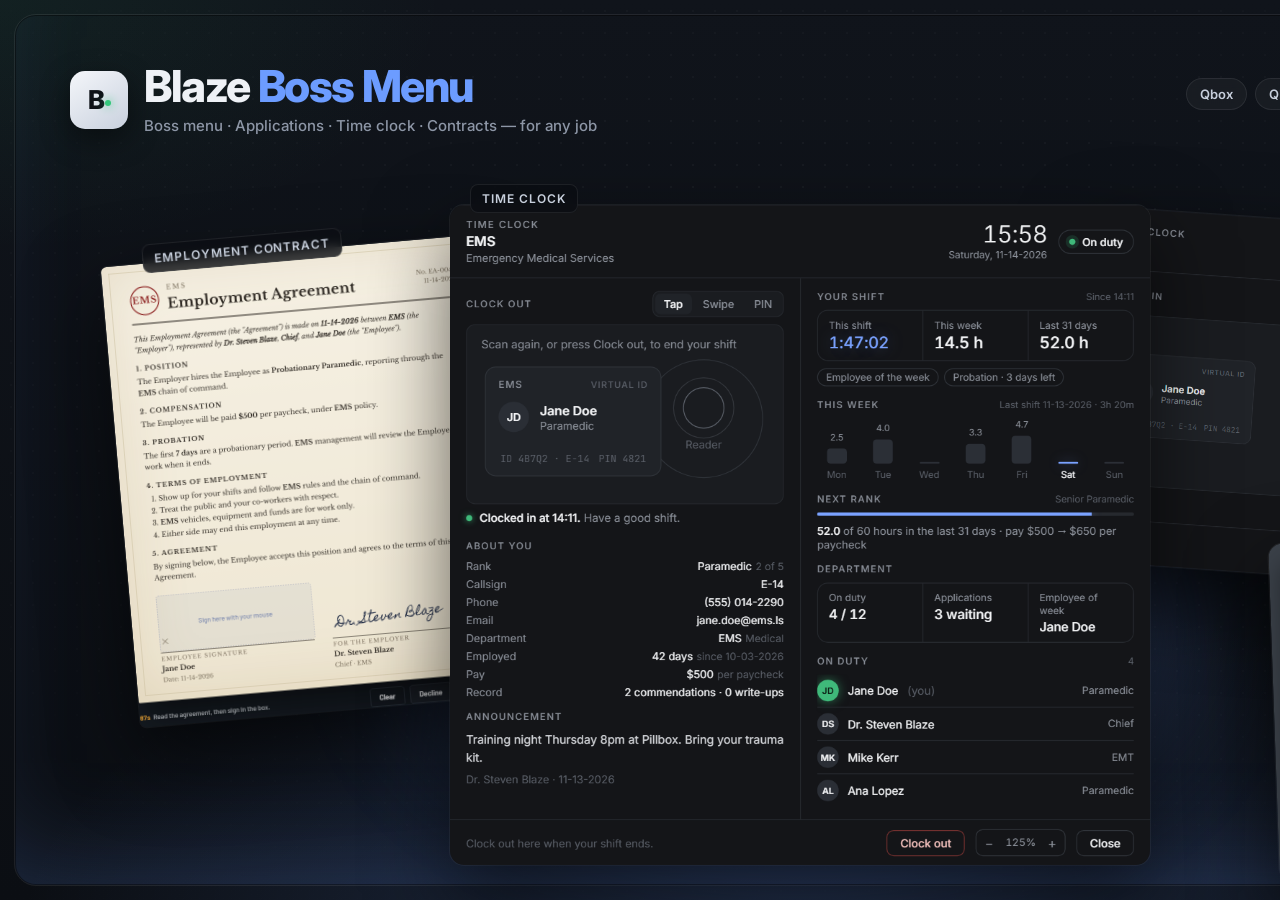
<file: docs/showcase/showcase.html>
<!-- blaze_bossmenu | GNU GPL v3 (see LICENSE) | based on qbx_management by the Qbox Project (see NOTICE.md) -->
<!doctype html>
<html lang="en"><head><meta charset="utf-8">
<title>Blaze Boss Menu showcase</title>
<!-- Release images. Render one card per hash: #hero and #styles (1600x900), #clock, #contract, #admin (1200x675).
     Edge: msedge --headless=new --screenshot=out.png --window-size=1600,900 showcase.html#hero -->
<link rel="preconnect" href="https://fonts.googleapis.com">
<link href="https://fonts.googleapis.com/css2?family=Inter:wght@400;500;600;700;800&display=swap" rel="stylesheet">
<style>
:root{--bg:#0b0e13;--ink:#eef1f6;--muted:#8d96a6;--line:rgba(255,255,255,.08);--accent:#6c9cff;--green:#34c77b}
*{box-sizing:border-box;margin:0}
html,body{background:var(--bg);color:var(--ink);font-family:Inter,"Segoe UI",system-ui,sans-serif;overflow:hidden}
.card{display:none;position:relative;overflow:hidden;
  background:radial-gradient(70% 60% at 50% 105%,rgba(108,156,255,.22),transparent 70%),
             radial-gradient(40% 40% at 0% 0%,rgba(52,199,123,.07),transparent 70%),
             linear-gradient(180deg,#10141b,#0b0e13)}
.card.show{display:block}
/* soft dot texture and an inner frame */
.card::before{content:"";position:absolute;inset:0;background-image:radial-gradient(rgba(255,255,255,.05) 1px,transparent 1px);background-size:22px 22px;
  -webkit-mask-image:radial-gradient(80% 70% at 50% 40%,#000,transparent);mask-image:radial-gradient(80% 70% at 50% 40%,#000,transparent)}
.card::after{content:"";position:absolute;inset:14px;border-radius:22px;border:1px solid var(--line);box-shadow:inset 0 0 0 1px rgba(0,0,0,.4),inset 0 -60px 120px -60px rgba(108,156,255,.25);pointer-events:none}
.hero{width:1600px;height:900px}.feat{width:1200px;height:675px}

/* brand */
.brand{position:absolute;display:flex;align-items:center;gap:16px;z-index:5}
.mark{width:58px;height:58px;border-radius:15px;background:linear-gradient(145deg,#f4f6fa,#c9d1de);display:grid;place-items:center;
  color:#0d1117;font-weight:800;font-size:26px;letter-spacing:-1px;box-shadow:0 10px 30px rgba(0,0,0,.45)}
.mark i{display:block;width:6px;height:6px;border-radius:50%;background:var(--green);margin:16px 0 0 1px;box-shadow:0 0 10px var(--green)}
.mark span{display:flex;align-items:flex-start}
.brand h1{font-size:44px;font-weight:800;letter-spacing:-1.4px;line-height:1}
.brand h1 b{color:var(--accent);font-weight:800}
.brand p{color:var(--muted);font-size:15px;margin-top:8px;font-weight:500}
.chips{position:absolute;display:flex;gap:8px;z-index:5}
.chip{font-size:13px;font-weight:600;color:#c7cfdc;padding:7px 13px;border-radius:999px;border:1px solid var(--line);background:rgba(255,255,255,.04);backdrop-filter:blur(6px)}
.chip.free{color:#0d1117;background:var(--green);border-color:transparent}

/* screenshot crops */
.shot{position:absolute;border-radius:14px;background-repeat:no-repeat;box-shadow:0 30px 80px rgba(0,0,0,.6),0 0 0 1px rgba(255,255,255,.07)}
.shot.paper{border-radius:6px}
.glow{position:absolute;border-radius:50%;filter:blur(60px);background:rgba(108,156,255,.28);z-index:0}
.lbl{position:absolute;z-index:6;font-size:12px;font-weight:600;letter-spacing:.08em;text-transform:uppercase;color:#c7cfdc;
  padding:6px 11px;border-radius:8px;background:rgba(11,14,19,.78);border:1px solid var(--line);backdrop-filter:blur(6px)}

/* feature cards */
.feat .side{position:absolute;left:58px;top:64px;width:360px;z-index:5}
.feat .k{font-size:12px;font-weight:700;letter-spacing:.14em;text-transform:uppercase;color:var(--accent)}
.feat h2{font-size:38px;font-weight:800;letter-spacing:-1.2px;line-height:1.08;margin-top:12px}
.feat .lead{color:var(--muted);font-size:15.5px;line-height:1.55;margin-top:14px}
.feat ul{list-style:none;padding:0;margin-top:22px;display:grid;gap:11px}
.feat li{font-size:14.5px;color:#d6dce6;display:flex;gap:10px;align-items:flex-start;line-height:1.4}
.feat li::before{content:"";flex:none;width:7px;height:7px;border-radius:50%;background:var(--green);margin-top:7px;box-shadow:0 0 8px rgba(52,199,123,.7)}
/* styles card: the three time clock layouts */
.styles .head{position:absolute;left:70px;top:62px;z-index:5}
.styles .head h2{font-size:40px;margin-top:10px}
.styles .head .lead{max-width:none}
.col3{position:absolute;z-index:3}
.col3 .name{display:flex;align-items:baseline;gap:10px;margin-bottom:14px}
.col3 .name b{font-size:20px;font-weight:700;letter-spacing:-.3px}
.col3 .name span{font-size:13.5px;color:var(--muted)}
.col3 .shot{position:relative}
.col3.pick .shot{box-shadow:0 30px 80px rgba(0,0,0,.6),0 0 0 1px rgba(108,156,255,.55),0 0 40px rgba(108,156,255,.18)}
.code{position:absolute;left:70px;right:70px;bottom:58px;z-index:5;display:flex;align-items:center;gap:22px;padding:16px 22px;border-radius:14px;
  background:rgba(255,255,255,.035);border:1px solid var(--line);font-family:"JetBrains Mono",Consolas,monospace;font-size:14.5px;color:#c7cfdc}
.code .c{color:#5f6878}.code .s{color:#8fd19e}.code .k{color:var(--accent)}.code .sep{width:1px;align-self:stretch;background:var(--line)}
.foot{position:absolute;left:58px;bottom:44px;z-index:5;display:flex;align-items:center;gap:10px;color:var(--muted);font-size:13px;font-weight:500}
.foot .mark{width:28px;height:28px;border-radius:8px;font-size:13px;box-shadow:none}.foot .mark i{width:4px;height:4px;margin-top:8px}
</style></head>
<body>

<!-- HERO -->
<div class="card hero" id="hero">
  <div class="brand" style="left:70px;top:64px">
    <div class="mark"><span>B<i></i></span></div>
    <div><h1>Blaze <b>Boss Menu</b></h1><p>Boss menu · Applications · Time clock · Contracts — for any job</p></div>
  </div>
  <div class="chips" style="right:70px;top:78px"><span class="chip">Qbox</span><span class="chip">QBCore</span><span class="chip">ox_lib</span><span class="chip free">Free · GPL-3.0</span></div>
  <div class="glow" style="left:420px;top:420px;width:760px;height:420px"></div>
  <div class="shot paper" data-crop="contract-sign 580 78 760 924" data-w="380" style="left:120px;top:250px;transform:rotate(-5deg);z-index:1"></div>
  <div class="shot" data-crop="timeclock-pin 668 281 584 518" data-w="400" style="right:110px;top:220px;transform:rotate(4deg);z-index:1"></div>
  <div class="shot" data-crop="debug-panel 0 0 368 540" data-w="230" style="right:96px;top:540px;transform:rotate(-2deg);z-index:3"></div>
  <div class="shot" data-crop="timeclock-full 474 82 972 916" data-w="700" style="left:450px;top:205px;z-index:2"></div>
  <span class="lbl" style="left:142px;top:236px;transform:rotate(-5deg)">Employment contract</span>
  <span class="lbl" style="left:470px;top:184px">Time clock</span>
  <span class="lbl" style="right:116px;top:205px;transform:rotate(4deg)">PIN · tap · swipe</span>
</div>

<!-- STYLES: the three time clock layouts (duty.view) -->
<div class="card hero styles" id="styles">
  <div class="head feat" style="width:auto;height:auto;position:absolute;background:none">
    <div class="k">Time clock styles</div>
    <h2>Show as much, or as little, as you want.</h2>
  </div>
  <div class="glow" style="left:300px;top:420px;width:1000px;height:300px"></div>
  <div class="col3 pick" style="left:70px;top:224px"><div class="name"><b>Full</b><span>everything</span></div>
    <div class="shot" data-crop="timeclock-full 474 82 972 916" data-w="460"></div></div>
  <div class="col3" style="left:570px;top:224px"><div class="name"><b>Standard</b><span>no About you / Department</span></div>
    <div class="shot" data-crop="timeclock-standard 474 145 972 790" data-w="460"></div></div>
  <div class="col3" style="left:1070px;top:224px"><div class="name"><b>Minimal</b><span>your shift + who's on duty</span></div>
    <div class="shot" data-crop="timeclock-minimal 474 275 972 530" data-w="460"></div></div>
  <div class="code"><span><span class="c">-- config.lua</span>&nbsp; duty.view.<span class="k">layout</span> = <span class="s">'full'</span> | <span class="s">'standard'</span> | <span class="s">'minimal'</span></span>
    <span class="sep"></span><span><span class="c">-- or mix:</span>&nbsp; <span class="k">sections</span> = { department = <span class="s">true</span> }, <span class="k">aboutYou</span> = { phone = <span class="s">false</span> }</span></div>
</div>

<!-- TIME CLOCK -->
<div class="card feat" id="clock">
  <div class="side">
    <div class="k">Time clock</div>
    <h2>Clock in like it's a real workplace.</h2>
    <p class="lead">Duty points open a small reader. Tap the virtual ID, swipe it, or type the PIN — then the full view opens.</p>
    <ul><li>Live shift timer, week and 31-day hours</li><li>Next rank progress with pay</li><li>Who's on duty, the announcement</li><li>Adjustable size, keyboard friendly</li></ul>
  </div>
  <div class="glow" style="left:560px;top:300px;width:560px;height:320px"></div>
  <div class="shot" data-crop="timeclock-tap 668 281 584 518" data-w="300" style="left:440px;top:370px;transform:rotate(-4deg);z-index:1"></div>
  <div class="shot" data-crop="timeclock-full 474 82 972 916" data-w="560" style="left:590px;top:70px;z-index:2"></div>
  <div class="foot"><div class="mark"><span>B<i></i></span></div>Blaze Boss Menu</div>
</div>

<!-- CONTRACT -->
<div class="card feat" id="contract">
  <div class="side">
    <div class="k">Employment contract</div>
    <h2>New hires sign on the line.</h2>
    <p class="lead">A real-looking agreement, filled in for you and signed with the mouse.</p>
    <ul><li>Job, rank, pay and probation filled in</li><li>Hiring manager's name and rank</li><li>Per-job templates edited in game</li><li>Signed copies kept on the record</li></ul>
  </div>
  <div class="glow" style="left:560px;top:320px;width:560px;height:320px"></div>
  <div class="shot paper" data-crop="contract-sign 580 78 760 924" data-w="380" style="left:520px;top:80px;transform:rotate(-4deg);z-index:1"></div>
  <div class="shot paper" data-crop="contract-signed 580 78 760 924" data-w="400" style="left:740px;top:60px;transform:rotate(3deg);z-index:2"></div>
  <div class="foot"><div class="mark"><span>B<i></i></span></div>Blaze Boss Menu</div>
</div>

<!-- ADMIN -->
<div class="card feat" id="admin">
  <div class="side">
    <div class="k">Admin &amp; setup</div>
    <h2>Set it up in game, see what it's doing.</h2>
    <p class="lead">Place every point by aiming and pressing E. Managers move their own job's points.</p>
    <ul><li><b>/bossdebug</b> live panel and action logs</li><li>Show zones, View as any rank</li><li>Discord logs (webhook only in server.cfg)</li><li>Drop-in for qbx_management</li></ul>
  </div>
  <div class="glow" style="left:600px;top:280px;width:520px;height:320px"></div>
  <div class="shot" data-crop="timeclock-swipe 668 281 584 518" data-w="400" style="left:500px;top:250px;transform:rotate(-3deg);z-index:1"></div>
  <div class="shot" data-crop="debug-panel 0 0 368 540" data-w="330" style="left:820px;top:62px;transform:rotate(2deg);z-index:2"></div>
  <div class="foot"><div class="mark"><span>B<i></i></span></div>Blaze Boss Menu</div>
</div>

<script>
// crop a region (x y w h, in the 1920x1080 screenshot) and show it at width data-w
const FULL = { 'debug-panel': [368, 540] };
document.querySelectorAll('[data-crop]').forEach(el => {
  const [name, x, y, w, h] = el.dataset.crop.split(' '), k = +el.dataset.w / +w, [iw, ih] = FULL[name] || [1920, 1080];
  Object.assign(el.style, {
    width: +w * k + 'px', height: +h * k + 'px',
    backgroundImage: `url(../screenshots/${name}.png)`,
    backgroundSize: iw * k + 'px ' + ih * k + 'px',
    backgroundPosition: -x * k + 'px ' + -y * k + 'px',
  });
});
const id = location.hash.slice(1) || 'hero';
(document.getElementById(id) || document.getElementById('hero')).classList.add('show');
</script>
</body></html>
</file>
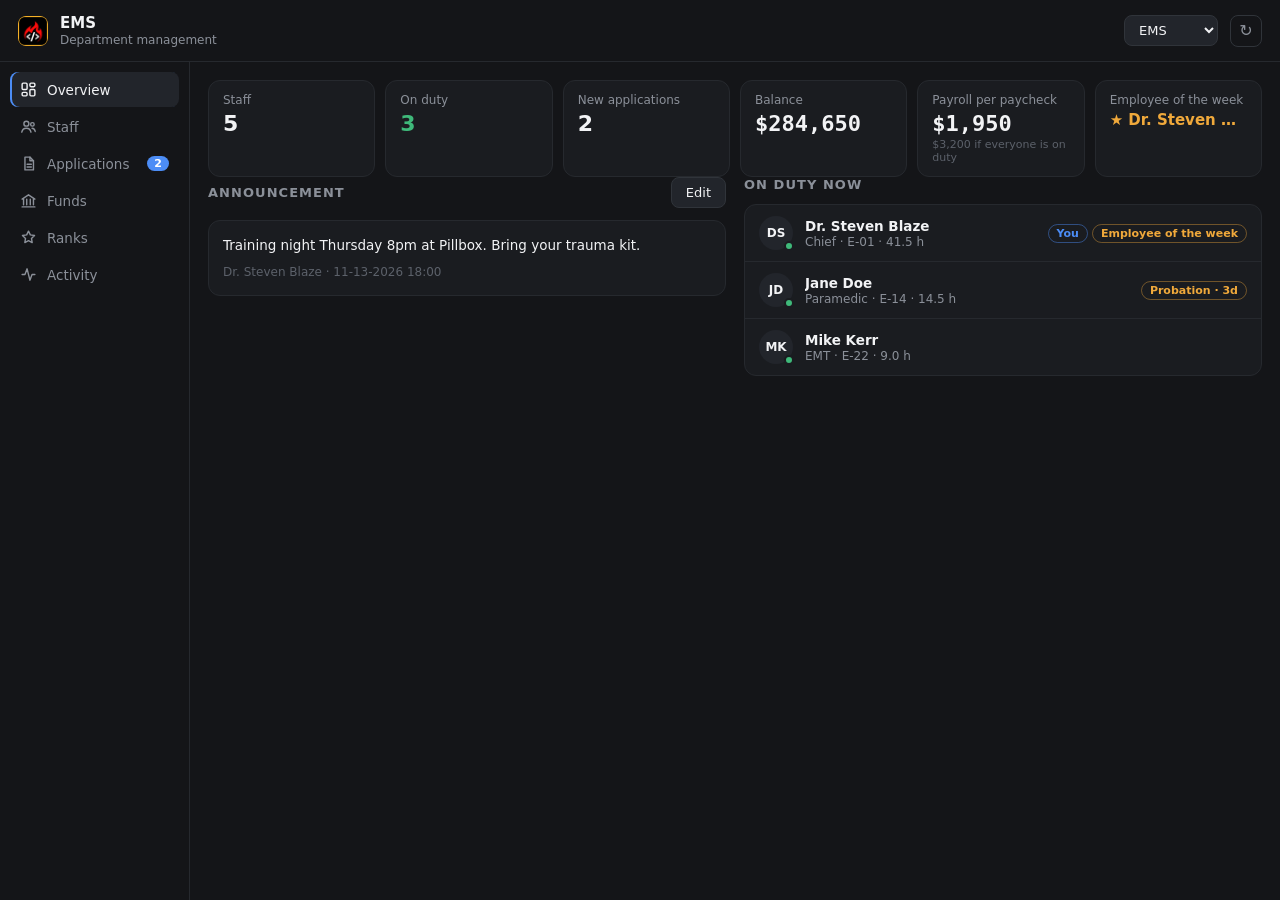
<file: web/apps/computer.html>
<!doctype html>
<!-- blaze_bossmenu | GNU GPL v3 (see LICENSE) | see NOTICE.md -->
<html lang="en" data-device="computer">
<head>
  <meta charset="utf-8">
  <meta name="viewport" content="width=device-width, initial-scale=1">
  <title>Boss Menu</title>
  <link rel="stylesheet" href="app.css">
  <!-- The sd-computers SDK (window.computer). In a normal browser tab it doesn't load and the app shows demo data. -->
  <script src="https://cfx-nui-sd-computers/web/build/sdk/sdcomputers.js"></script>
</head>
<body>
  <div id="app"></div>
  <script src="app.js"></script>
</body>
</html>
</file>
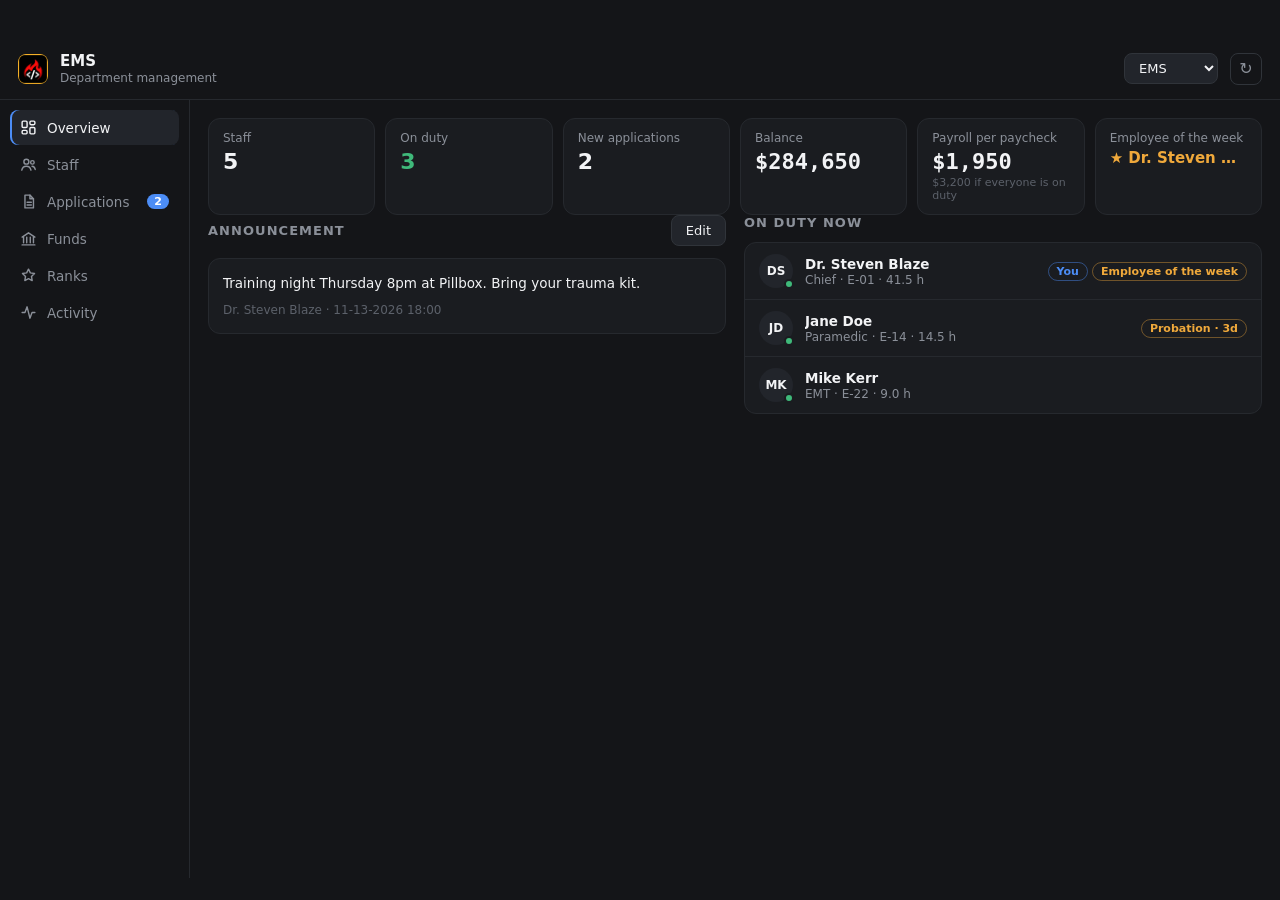
<file: web/apps/phone.html>
<!doctype html>
<!-- blaze_bossmenu | GNU GPL v3 (see LICENSE) | see NOTICE.md -->
<html lang="en" data-device="phone">
<head>
  <meta charset="utf-8">
  <meta name="viewport" content="width=device-width, initial-scale=1">
  <title>Boss Menu</title>
  <link rel="stylesheet" href="app.css">
</head>
<!-- sd-phone (and sd-tablet) put their API into the page and then post "componentsLoaded"; until then it stays hidden -->
<body class="phone-wait">
  <div id="app"></div>
  <script src="app.js"></script>
</body>
</html>
</file>
<file: web/apps/app.css>
/* blaze_bossmenu | GNU GPL v3 (see LICENSE) | see NOTICE.md
   Boss Menu app (sd-computers, sd-phone, sd-tablet). Dark by default; on a computer it follows the desktop's
   colours (--sdc-*). html / body stay transparent: the background lives on #app. */
:root {
  --bg: var(--sdc-surface, #141518);
  --panel: var(--sdc-card, #1a1c20);
  --raised: #22252b;
  --line: var(--sdc-border, #26292e);
  --line2: var(--sdc-border-strong, #30343a);
  --text: var(--sdc-text, #f2f3f5);
  --muted: var(--sdc-text-secondary, #8b9099);
  --faint: var(--sdc-text-tertiary, #5c616a);
  --accent: var(--sdc-accent-fill, #4c8df6);
  --on-accent: var(--sdc-on-accent, #ffffff);
  --green: #3fb97a; --red: #e5534b; --amber: #f0a93b; --purple: #a78bfa;
  --font: Inter, 'Segoe UI', system-ui, sans-serif;
  --mono: 'JetBrains Mono', ui-monospace, Consolas, monospace;
}
[data-theme="light"] { --raised: rgba(0, 0, 0, .04); }
* { box-sizing: border-box; }
html, body { margin: 0; height: 100%; background: transparent; font-family: var(--font); color: var(--text); -webkit-font-smoothing: antialiased; }
body.phone-wait { visibility: hidden; }
button, input, select, textarea { font: inherit; color: inherit; }
#app { height: 100%; display: flex; flex-direction: column; background: var(--bg); overflow: hidden; }

/* header */
.top { display: flex; align-items: center; gap: 12px; padding: 14px 18px; border-bottom: 1px solid var(--line); flex: none; }
.top img { width: 30px; height: 30px; border-radius: 8px; }
.top .t { min-width: 0; flex: 1; }
.top h1 { margin: 0; font-size: 15px; font-weight: 600; }
.top p { margin: 1px 0 0; font-size: 12px; color: var(--muted); white-space: nowrap; overflow: hidden; text-overflow: ellipsis; }
.top select { margin-left: auto; background: var(--raised); border: 1px solid var(--line2); border-radius: 8px; padding: 6px 10px; font-size: 13px; max-width: 46%; }
.top .refresh { background: transparent; border: 1px solid var(--line2); border-radius: 8px; width: 32px; height: 32px; cursor: pointer; color: var(--muted); flex: none; }
.top .refresh:hover { color: var(--text); }

/* body: sidebar (wide) or bottom tabs (narrow) */
.body { flex: 1; display: flex; min-height: 0; }
.nav { width: 190px; flex: none; border-right: 1px solid var(--line); padding: 10px; display: flex; flex-direction: column; gap: 2px; }
.nav button { display: flex; align-items: center; gap: 10px; background: transparent; border: 0; border-radius: 8px; padding: 9px 10px; text-align: left; cursor: pointer; color: var(--muted); font-size: 13.5px; font-weight: 500; }
.nav button svg { width: 17px; height: 17px; flex: none; }
.nav button:hover { background: var(--raised); color: var(--text); }
.nav button.on { background: var(--raised); color: var(--text); box-shadow: inset 2px 0 0 var(--accent); }
.nav .count { margin-left: auto; font-size: 11px; font-weight: 600; background: var(--accent); color: var(--on-accent); border-radius: 999px; padding: 1px 7px; }
.main { flex: 1; overflow-y: auto; padding: 18px; min-width: 0; }
.narrow .body { flex-direction: column-reverse; }
.narrow .nav { width: auto; flex-direction: row; border-right: 0; border-top: 1px solid var(--line); padding: 6px; justify-content: space-around; }
.narrow .nav button { flex-direction: column; gap: 3px; font-size: 10.5px; padding: 6px 4px; flex: 1; align-items: center; text-align: center; }
.narrow .nav button.on { box-shadow: inset 0 2px 0 var(--accent); }
.narrow .nav .count { position: absolute; margin: -4px 0 0 18px; font-size: 9.5px; padding: 0 5px; }
.narrow .nav button { position: relative; }
.narrow .main { padding: 14px; }
.narrow .top { padding: 12px 14px; }

/* building blocks */
h2 { margin: 0 0 12px; font-size: 13px; font-weight: 600; color: var(--muted); letter-spacing: .08em; text-transform: uppercase; }
.section + .section { margin-top: 22px; }
.stats { display: grid; grid-template-columns: repeat(auto-fit, minmax(150px, 1fr)); gap: 10px; }
.stat { background: var(--panel); border: 1px solid var(--line); border-radius: 12px; padding: 12px 14px; }
.stat small { display: block; color: var(--muted); font-size: 12px; }
.stat b { display: block; font-size: 22px; font-weight: 600; margin-top: 4px; }
.stat b.green { color: var(--green); }
.list { background: var(--panel); border: 1px solid var(--line); border-radius: 12px; overflow: hidden; }
.row { display: flex; align-items: center; gap: 12px; padding: 11px 14px; border-top: 1px solid var(--line); }
.row:first-child { border-top: 0; }
.row.click { cursor: pointer; }
.row.click:hover { background: var(--raised); }
.row .av { width: 34px; height: 34px; border-radius: 50%; background: var(--raised); display: grid; place-items: center; font-size: 12px; font-weight: 600; flex: none; position: relative; }
.row .av i { position: absolute; right: -1px; bottom: -1px; width: 10px; height: 10px; border-radius: 50%; border: 2px solid var(--panel); background: var(--faint); }
.row .av i.on { background: var(--green); }
.row .who { min-width: 0; flex: 1; }
.row .who b { display: block; font-size: 13.5px; font-weight: 600; white-space: nowrap; overflow: hidden; text-overflow: ellipsis; }
.row .who small { display: block; font-size: 12px; color: var(--muted); margin-top: 1px; white-space: nowrap; overflow: hidden; text-overflow: ellipsis; }
.row .side { margin-left: auto; text-align: right; font-size: 12px; color: var(--muted); flex: none; }
.tag { display: inline-block; font-size: 11px; font-weight: 600; padding: 2px 8px; border-radius: 999px; border: 1px solid var(--line2); color: var(--muted); margin: 2px 0 0 4px; }
.tag.green { color: var(--green); border-color: rgba(63, 185, 122, .4); }
.tag.amber { color: var(--amber); border-color: rgba(240, 169, 59, .4); }
.tag.red { color: var(--red); border-color: rgba(229, 83, 75, .4); }
.tag.blue { color: var(--accent); border-color: rgba(76, 141, 246, .45); }
.tag.purple { color: var(--purple); border-color: rgba(167, 139, 250, .45); }
.empty { padding: 26px 14px; text-align: center; color: var(--faint); font-size: 13px; }
.bar { display: flex; flex-wrap: wrap; gap: 8px; margin-bottom: 12px; align-items: center; }
.bar .grow { flex: 1; }
.btn { background: var(--raised); border: 1px solid var(--line2); border-radius: 8px; padding: 7px 14px; font-size: 13px; font-weight: 500; cursor: pointer; }
.btn:hover { border-color: var(--muted); }
.btn.pri { background: var(--accent); border-color: var(--accent); color: var(--on-accent); }
.btn.good { color: var(--green); border-color: rgba(63, 185, 122, .45); }
.btn.bad { color: var(--red); border-color: rgba(229, 83, 75, .45); }
.btn:disabled { opacity: .45; cursor: default; }
.seg { display: inline-flex; background: var(--panel); border: 1px solid var(--line); border-radius: 8px; padding: 2px; gap: 2px; }
.seg button { background: transparent; border: 0; border-radius: 6px; padding: 5px 10px; font-size: 12.5px; color: var(--muted); cursor: pointer; }
.seg button.on { background: var(--raised); color: var(--text); }
.kv { display: grid; grid-template-columns: auto 1fr; gap: 8px 16px; font-size: 13px; }
.kv span:nth-child(odd) { color: var(--muted); }
.answer { background: var(--panel); border: 1px solid var(--line); border-radius: 10px; padding: 11px 13px; margin-bottom: 8px; }
.answer small { display: block; color: var(--muted); font-size: 12px; margin-bottom: 4px; }
.answer p { margin: 0; font-size: 13.5px; white-space: pre-wrap; word-break: break-word; }
.money { font-family: var(--mono); }
.plus { color: var(--green); } .minus { color: var(--red); }
.back { background: transparent; border: 0; color: var(--muted); cursor: pointer; padding: 0; font-size: 13px; margin-bottom: 12px; }
.back:hover { color: var(--text); }
.notice { background: var(--panel); border: 1px solid var(--line); border-radius: 12px; padding: 14px; font-size: 13.5px; line-height: 1.5; }
.notice small { display: block; color: var(--faint); margin-top: 8px; font-size: 12px; }

/* modal */
.shade { position: fixed; inset: 0; background: rgba(0, 0, 0, .55); display: grid; place-items: center; z-index: 50; padding: 16px; }
.modal { width: min(420px, 100%); background: var(--bg); border: 1px solid var(--line2); border-radius: 14px; padding: 18px; box-shadow: 0 20px 60px rgba(0, 0, 0, .5); }
.modal h3 { margin: 0 0 6px; font-size: 15px; }
.modal p { margin: 0 0 12px; color: var(--muted); font-size: 13px; line-height: 1.45; }
.modal label { display: block; font-size: 12px; color: var(--muted); margin: 10px 0 5px; }
.modal input, .modal select, .modal textarea { width: 100%; background: var(--panel); border: 1px solid var(--line2); border-radius: 8px; padding: 8px 10px; font-size: 13.5px; outline: none; }
.modal input:focus, .modal select:focus, .modal textarea:focus { border-color: var(--accent); }
.modal textarea { min-height: 84px; resize: vertical; }
.modal .acts { display: flex; justify-content: flex-end; gap: 8px; margin-top: 16px; }

/* toast */
.toast { position: fixed; left: 50%; bottom: 18px; transform: translateX(-50%); background: var(--raised); border: 1px solid var(--line2); border-radius: 10px; padding: 9px 14px; font-size: 13px; z-index: 60; box-shadow: 0 10px 30px rgba(0, 0, 0, .4); max-width: 90%; }
.toast.good { border-color: rgba(63, 185, 122, .5); }
.toast.bad { border-color: rgba(229, 83, 75, .5); }
.narrow .toast { bottom: 76px; }
.loading { color: var(--faint); font-size: 13px; padding: 20px 0; }

/* phone / tablet: keep clear of the status bar + camera notch at the top and the home bar at the bottom */
[data-device="phone"] #app { padding-top: 44px; padding-bottom: 22px; }
[data-device="phone"] .top { padding-top: 8px; }

/* tablet / computer: list on the left, what's open on the right */
.split { display: grid; grid-template-columns: minmax(250px, 40%) 1fr; gap: 18px; align-items: start; }
.split-detail { position: sticky; top: 0; min-width: 0; }
.pick-hint { border: 1px dashed var(--line2); border-radius: 12px; padding: 40px 18px; text-align: center; color: var(--faint); font-size: 13px; }
.row.sel { background: var(--raised); box-shadow: inset 2px 0 0 var(--accent); }
.cols { display: grid; grid-template-columns: 1fr; gap: 0 18px; }
#app:not(.narrow) .cols { grid-template-columns: 1fr 1fr; }
#app:not(.narrow) .cols > .section + .section { margin-top: 0; }

/* profile header */
.profile { display: flex; align-items: center; gap: 14px; margin-bottom: 16px; }
.profile b { display: block; font-size: 17px; font-weight: 600; }
.profile small { display: block; color: var(--muted); font-size: 12.5px; margin: 2px 0 4px; }
.av.big { width: 52px; height: 52px; font-size: 16px; border-radius: 50%; background: var(--raised); display: grid; place-items: center; font-weight: 600; position: relative; flex: none; }
.av.big i { position: absolute; right: 0; bottom: 0; width: 13px; height: 13px; border-radius: 50%; border: 2px solid var(--bg); background: var(--faint); }
.av.big i.on { background: var(--green); }
.profile .tag:first-child { margin-left: 0; }

/* bits */
.hint { color: var(--faint); font-size: 12.5px; margin: 6px 0 0; }
.stat .mini { display: block; color: var(--faint); font-size: 11px; margin-top: 2px; }
.stat b.name { font-size: 15px; white-space: nowrap; overflow: hidden; text-overflow: ellipsis; color: var(--amber); }
.row.total { background: var(--raised); }
.row.total .side { color: var(--text); font-weight: 600; }
textarea.notes { width: 100%; min-height: 80px; resize: vertical; background: var(--panel); border: 1px solid var(--line2); border-radius: 10px; padding: 10px 12px; font-size: 13.5px; outline: none; }
textarea.notes:focus { border-color: var(--accent); }


/* no scrollbars (the game's browser draws a big white one); lists still scroll with the wheel, drag or swipe */
* { scrollbar-width: none; }
*::-webkit-scrollbar { width: 0; height: 0; display: none; }

/* badges never squeeze the name: the name keeps room, badges wrap onto a second line */
.row .who { min-width: 120px; }
.row .side { flex-shrink: 1; min-width: 0; display: flex; flex-wrap: wrap; justify-content: flex-end; align-items: center; gap: 4px; }
.row .side .tag { margin: 0; white-space: nowrap; }
.split-list .row .side .tag { font-size: 10.5px; padding: 1px 7px; }

/* icons: rounded line ends and corners (sharp ones can draw as long thin spikes in the game's browser) */
svg path, svg rect, svg circle { stroke-linejoin: round; stroke-linecap: round; stroke-miterlimit: 2; }
</file>
